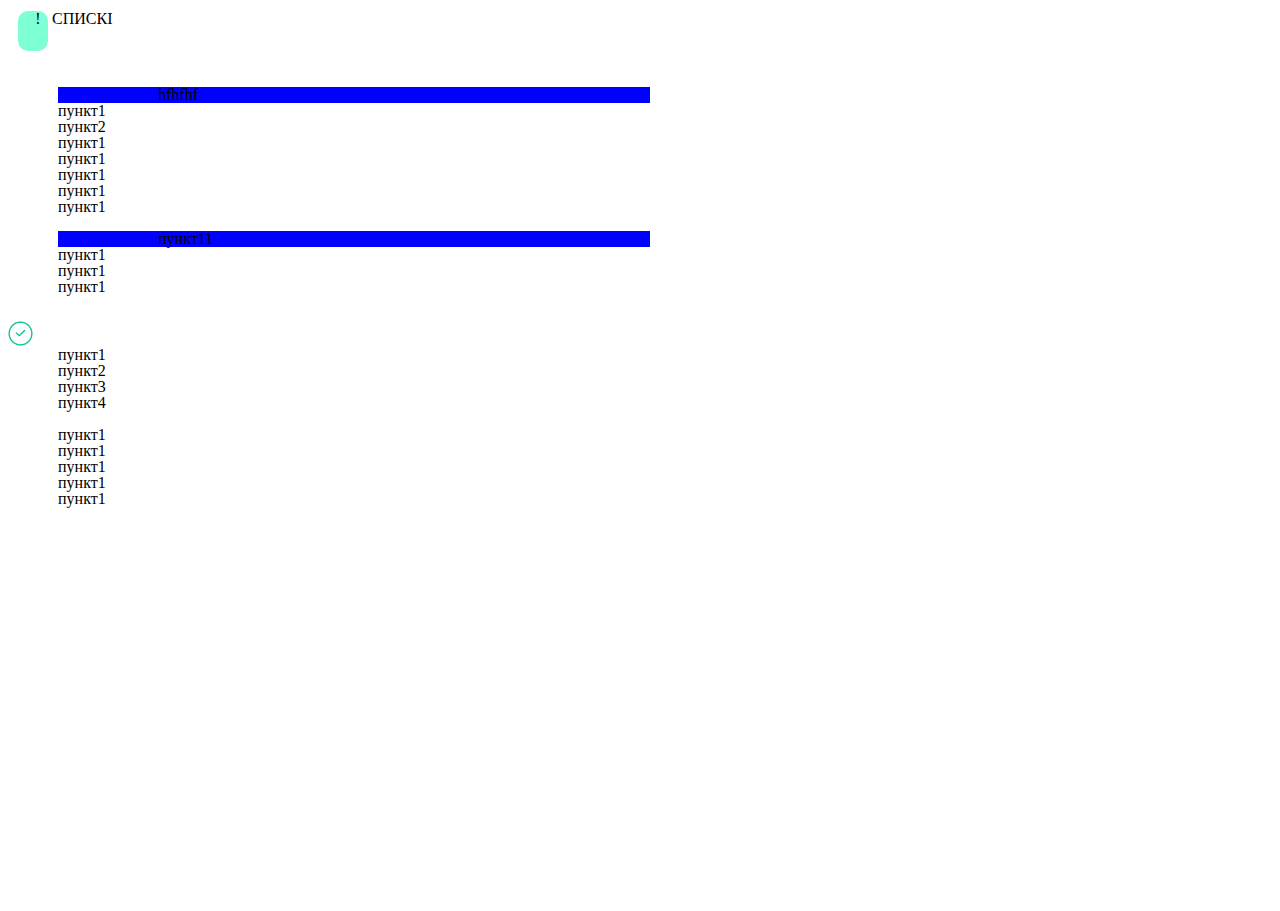
<file: lesons10/index.html>
<!DOCTYPE html>
<html lang="en">
<head>
   <meta charset="UTF-8">
   <meta http-equiv="X-UA-Compatible" content="IE=edge">
   <meta name="viewport" content="width=device-width, initial-scale=1.0">
   <link href="https://fonts.googleapis.com/css?family=Poppins:100,100italic,200,200italic,300,300italic,regular,italic,500,500italic,600,600italic,700,700italic,800,800italic,900,900italic" rel="stylesheet" />
   <title>Document</title>
   <link rel="stylesheet" href="css/style.css">
</head>
<body>
   <div class="block_conteiner">
      <h1 class="title">
         СПИСКІ
      </h1>
      <div class="block">
         <ol class="list">
            <li> hfhfhf</li>
            <li>пункт1</li>
            <li>пункт2</li>
            <li>пункт1</li>
            <li>пункт1</li>
            <li>пункт1</li>
            <li>пункт1</li>
            <li>пункт1</li>
         </ol>
         <ol class="list2">
            <li>пункт11</li>
            <li>пункт1</li>
            <li>пункт1</li>
            <li>пункт1</li>
         </ol>
      </div>
      <div class="block2">
         <ul class="punktu">
            <li>пункт1</li>
            <li>пункт2</li>
            <li>пункт3</li>
            <li>пункт4</li>
         </ul>
         <ul class="punktu2">
            <li>пункт1</li>
            <li>пункт1</li>
            <li>пункт1</li>
            <li>пункт1</li>
            <li>пункт1</li>
         </ul>
      </div>
   </div>

</body>
</html>
</file>
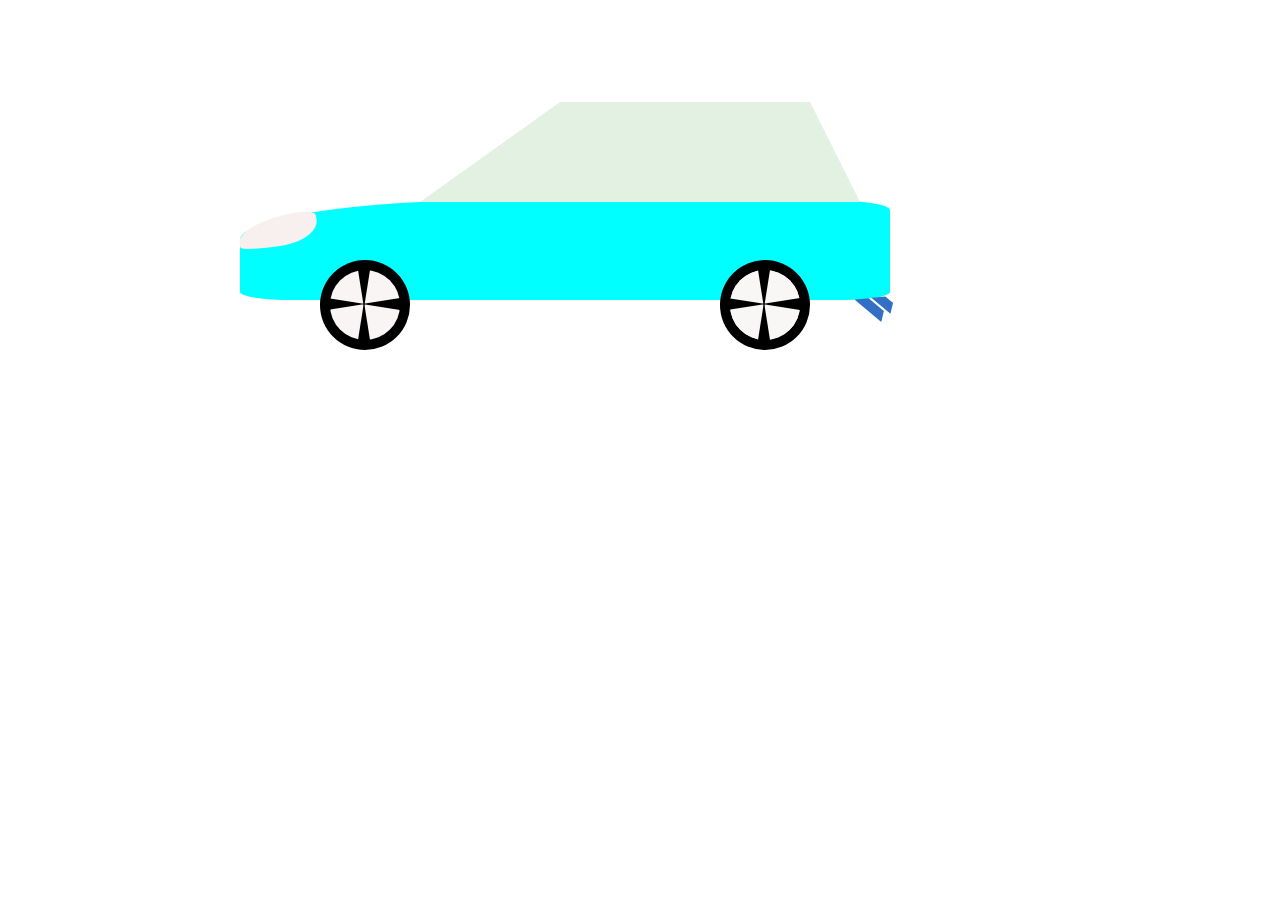
<file: lesons12/index.html>
<!DOCTYPE html>
<html lang="en">
<head>
   <meta charset="UTF-8">
   <meta http-equiv="X-UA-Compatible" content="IE=edge">
   <meta name="viewport" content="width=device-width, initial-scale=1.0">
   <link href="https://fonts.googleapis.com/css?family=Poppins:100,100italic,200,200italic,300,300italic,regular,italic,500,500italic,600,600italic,700,700italic,800,800italic,900,900italic" rel="stylesheet" />
   <title>Document</title>
   <link rel="stylesheet" href="css/style.css">
</head>
<body>
   <div class="body">
      <div class="square"></div>
      <div class="trapezoid"></div>
      <div class="circle-rite"></div>
      <div class="circle-left"></div>
      <div class="circle-inner-rite"></div>
      <div class="fara-left"></div>
      <div class="circle-inner-rite"></div>
      <div class="circle-inner-left"></div>
      <div class="triangle-left-top"></div>
      <div class="triangle-left-rite"></div>
      <div class="triangle-left-bottom"></div>
      <div class="triangle-left-left"></div>
      <div class="triangle-rite-top"></div>
      <div class="triangle-rite-rite"></div>
      <div class="triangle-rite-left"></div>
      <div class="triangle-rite-bottom"></div>
      <div class="pipe-up"></div>
      <div class="pipe-down"></div>

   </div>
</body>
</html>
</file>
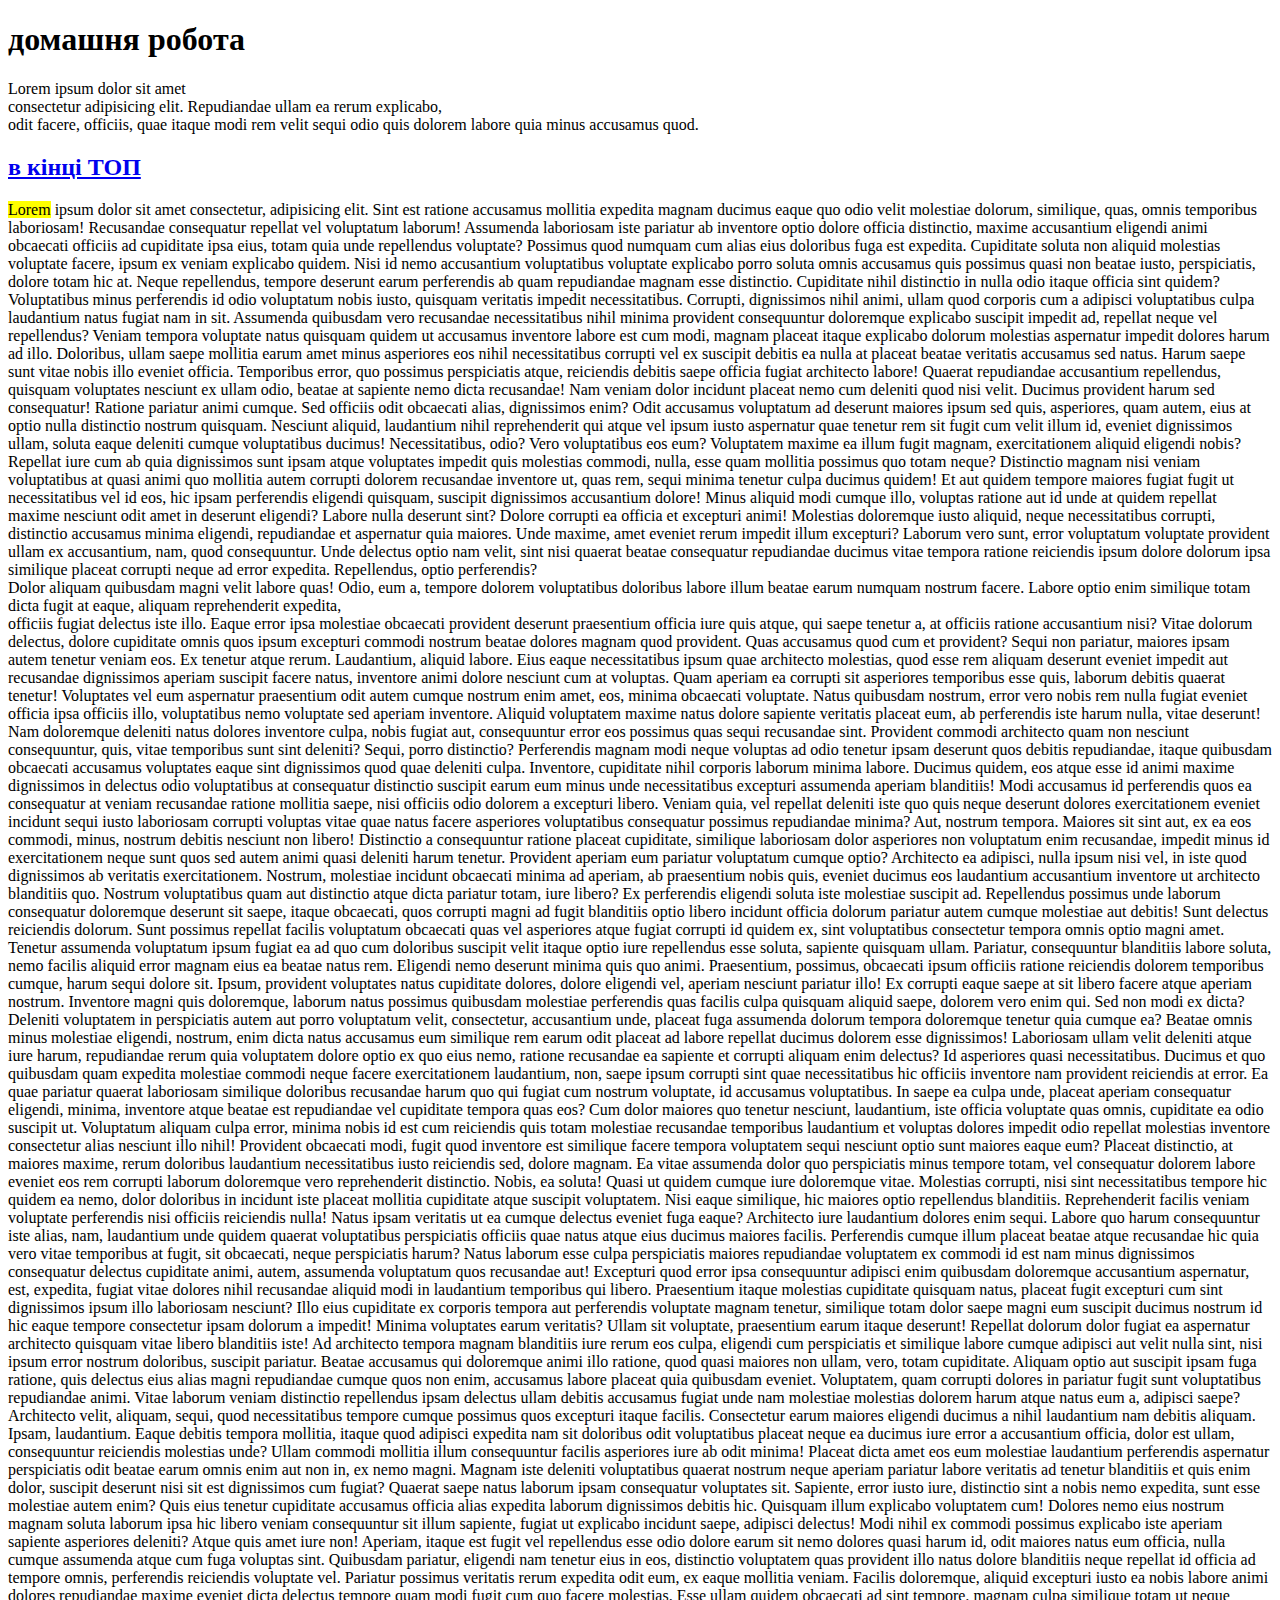
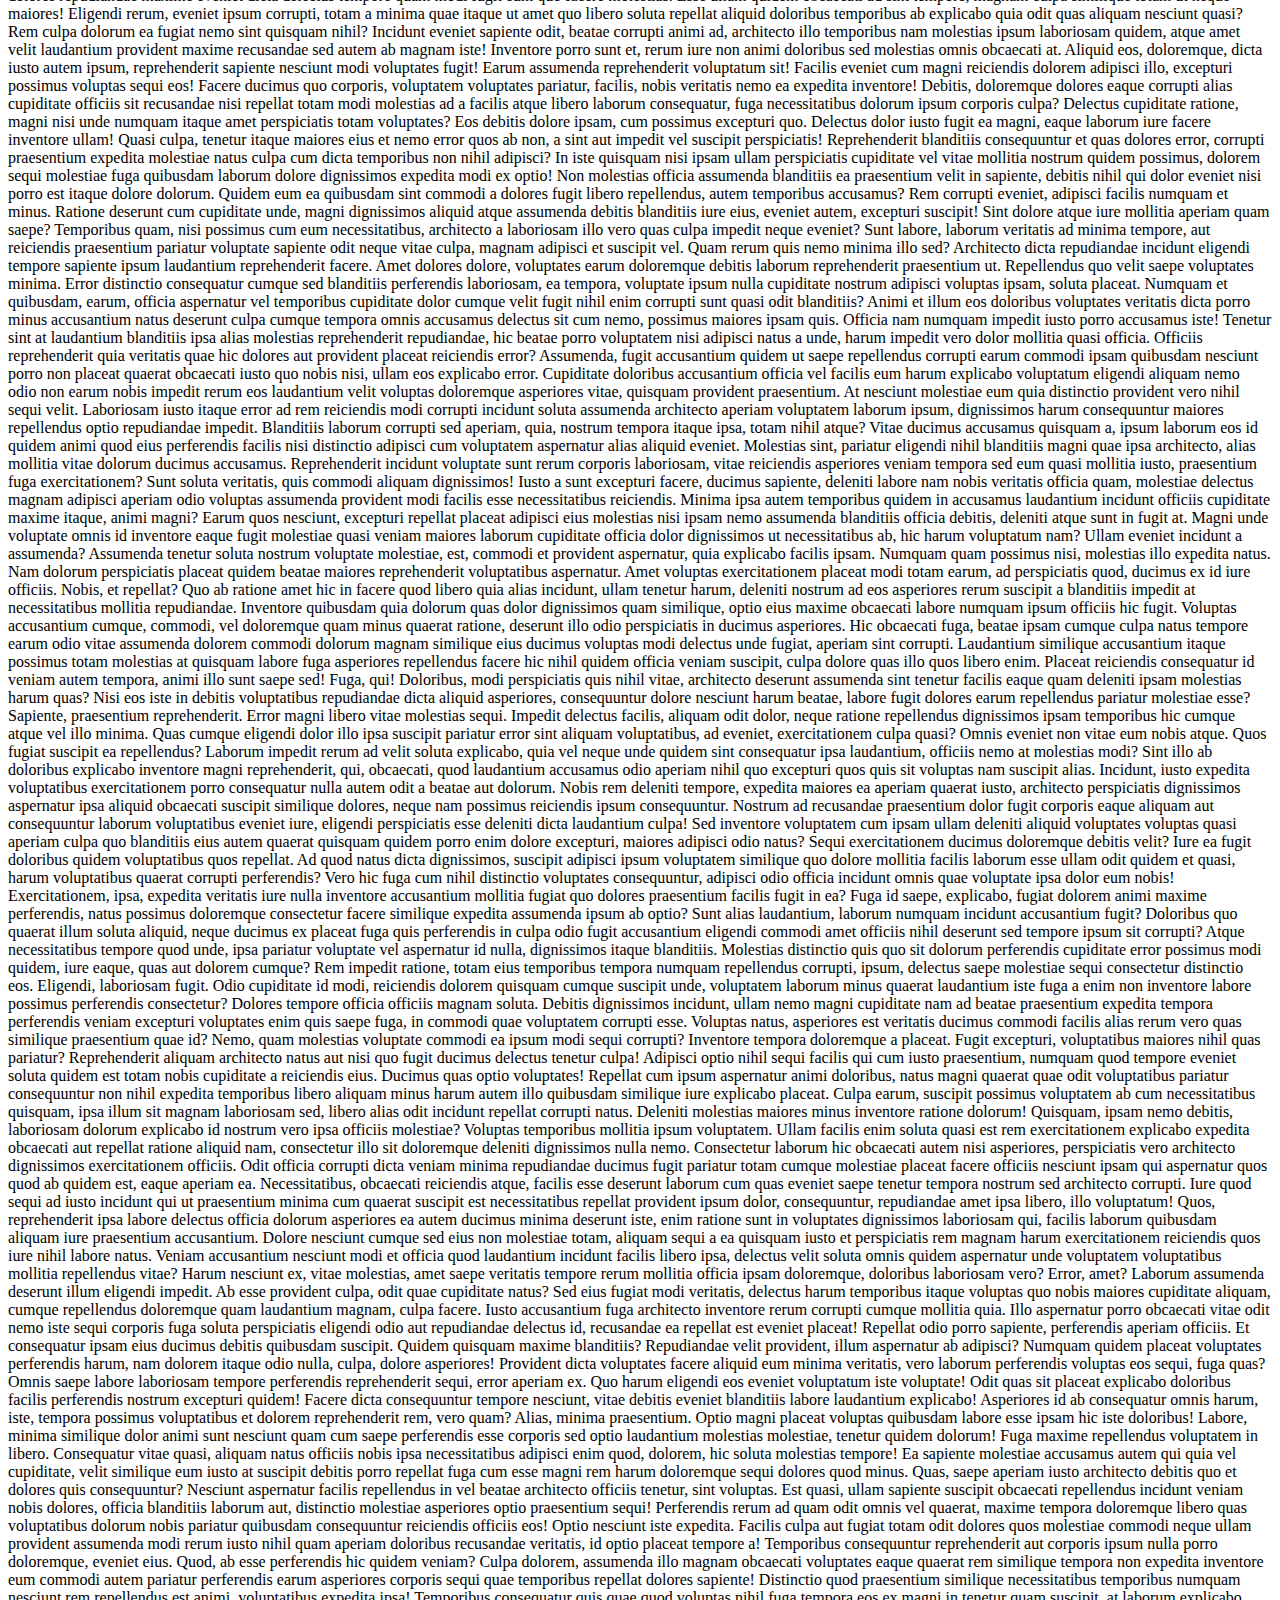
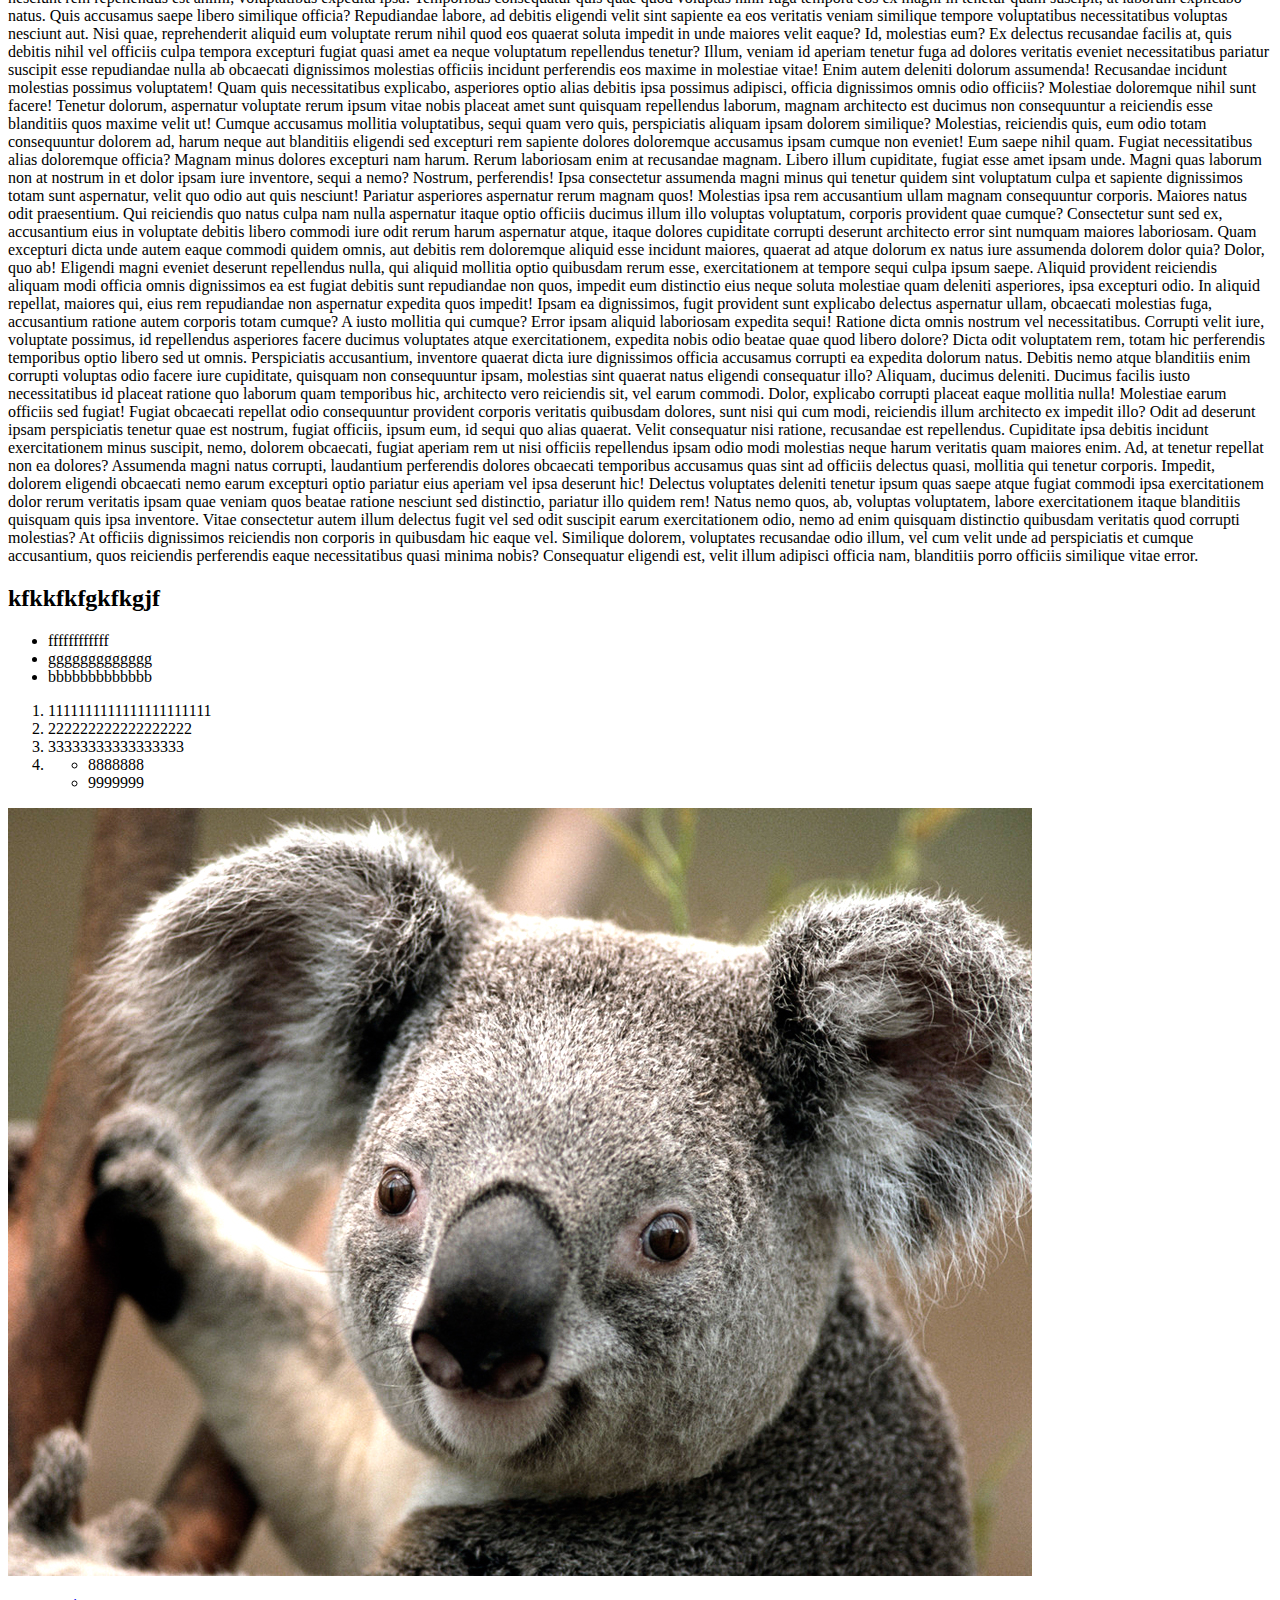
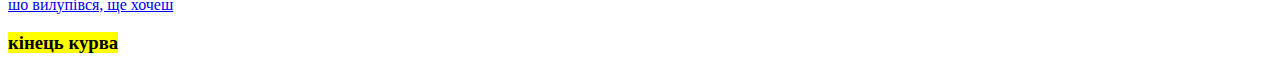
<file: lesons2/index.html>
<!DOCTYPE html>
<html lang="en">
<head>
   <meta charset="UTF-8">
   <meta name="viewport" content="width=device-width, initial-scale=1.0">
   <title>Lesson 2</title>
</head>
<body>
   <div>
<h1>домашня робота</h1>
      <p>
          Lorem ipsum dolor sit amet<br>consectetur adipisicing elit. Repudiandae ullam ea rerum explicabo, <br> odit facere, officiis, quae itaque modi rem velit sequi odio quis dolorem labore quia minus accusamus quod.       
      </p>
<p>
   <h2>
      <a href="#p-1">в кінці ТОП</a>
   </h2> 
   
</p>
      <p>
      <mark>Lorem</mark> ipsum dolor sit amet consectetur, adipisicing elit. Sint est ratione accusamus mollitia expedita magnam ducimus eaque quo odio velit molestiae dolorum, similique, quas, omnis temporibus laboriosam! Recusandae consequatur repellat vel voluptatum laborum! Assumenda laboriosam iste pariatur ab inventore optio dolore officia distinctio, maxime accusantium eligendi animi obcaecati officiis ad cupiditate ipsa eius, totam quia unde repellendus voluptate? Possimus quod numquam cum alias eius doloribus fuga est expedita. Cupiditate soluta non aliquid molestias voluptate facere, ipsum ex veniam explicabo quidem. Nisi id nemo accusantium voluptatibus voluptate explicabo porro soluta omnis accusamus quis possimus quasi non beatae iusto, perspiciatis, dolore totam hic at. Neque repellendus, tempore deserunt earum perferendis ab quam repudiandae magnam esse distinctio. Cupiditate nihil distinctio in nulla odio itaque officia sint quidem? Voluptatibus minus perferendis id odio voluptatum nobis iusto, quisquam veritatis impedit necessitatibus. Corrupti, dignissimos nihil animi, ullam quod corporis cum a adipisci voluptatibus culpa laudantium natus fugiat nam in sit. Assumenda quibusdam vero recusandae necessitatibus nihil minima provident consequuntur doloremque explicabo suscipit impedit ad, repellat neque vel repellendus? Veniam tempora voluptate natus quisquam quidem ut accusamus inventore labore est cum modi, magnam placeat itaque explicabo dolorum molestias aspernatur impedit dolores harum ad illo. Doloribus, ullam saepe mollitia earum amet minus asperiores eos nihil necessitatibus corrupti vel ex suscipit debitis ea nulla at placeat beatae veritatis accusamus sed natus. Harum saepe sunt vitae nobis illo eveniet officia. Temporibus error, quo possimus perspiciatis atque, reiciendis debitis saepe officia fugiat architecto labore! Quaerat repudiandae accusantium repellendus, quisquam voluptates nesciunt ex ullam odio, beatae at sapiente nemo dicta recusandae! Nam veniam dolor incidunt placeat nemo cum deleniti quod nisi velit. Ducimus provident harum sed consequatur! Ratione pariatur animi cumque. Sed officiis odit obcaecati alias, dignissimos enim? Odit accusamus voluptatum ad deserunt maiores ipsum sed quis, asperiores, quam autem, eius at optio nulla distinctio nostrum quisquam. Nesciunt aliquid, laudantium nihil reprehenderit qui atque vel ipsum iusto aspernatur quae tenetur rem sit fugit cum velit illum id, eveniet dignissimos ullam, soluta eaque deleniti cumque voluptatibus ducimus! Necessitatibus, odio? Vero voluptatibus eos eum? Voluptatem maxime ea illum fugit magnam, exercitationem aliquid eligendi nobis? Repellat iure cum ab quia dignissimos sunt ipsam atque voluptates impedit quis molestias commodi, nulla, esse quam mollitia possimus quo totam neque? Distinctio magnam nisi veniam voluptatibus at quasi animi quo mollitia autem corrupti dolorem recusandae inventore ut, quas rem, sequi minima tenetur culpa ducimus quidem! Et aut quidem tempore maiores fugiat fugit ut necessitatibus vel id eos, hic ipsam perferendis eligendi quisquam, suscipit dignissimos accusantium dolore! Minus aliquid modi cumque illo, voluptas ratione aut id unde at quidem repellat maxime nesciunt odit amet in deserunt eligendi? Labore nulla deserunt sint? Dolore corrupti ea officia et excepturi animi! Molestias doloremque iusto aliquid, neque necessitatibus corrupti, distinctio accusamus minima eligendi, repudiandae et aspernatur quia maiores. Unde maxime, amet eveniet rerum impedit illum excepturi? Laborum vero sunt, error voluptatum voluptate provident ullam ex accusantium, nam, quod consequuntur. Unde delectus optio nam velit, sint nisi quaerat beatae consequatur repudiandae ducimus vitae tempora ratione reiciendis ipsum dolore dolorum ipsa similique placeat corrupti neque ad error expedita. Repellendus, optio perferendis? <br> Dolor aliquam quibusdam magni velit labore quas! Odio, eum a, tempore dolorem voluptatibus doloribus labore illum beatae earum numquam nostrum facere. Labore optio enim similique totam dicta fugit at eaque, aliquam reprehenderit expedita, <br> officiis fugiat delectus iste illo. Eaque error ipsa molestiae obcaecati provident deserunt praesentium officia iure quis atque, qui saepe tenetur a, at officiis ratione accusantium nisi? Vitae dolorum delectus, dolore cupiditate omnis quos ipsum excepturi commodi nostrum beatae dolores magnam quod provident. Quas accusamus quod cum et provident? Sequi non pariatur, maiores ipsam autem tenetur veniam eos. Ex tenetur atque rerum. Laudantium, aliquid labore. Eius eaque necessitatibus ipsum quae architecto molestias, quod esse rem aliquam deserunt eveniet impedit aut recusandae dignissimos aperiam suscipit facere natus, inventore animi dolore nesciunt cum at voluptas. Quam aperiam ea corrupti sit asperiores temporibus esse quis, laborum debitis quaerat tenetur! Voluptates vel eum aspernatur praesentium odit autem cumque nostrum enim amet, eos, minima obcaecati voluptate. Natus quibusdam nostrum, error vero nobis rem nulla fugiat eveniet officia ipsa officiis illo, voluptatibus nemo voluptate sed aperiam inventore. Aliquid voluptatem maxime natus dolore sapiente veritatis placeat eum, ab perferendis iste harum nulla, vitae deserunt! Nam doloremque deleniti natus dolores inventore culpa, nobis fugiat aut, consequuntur error eos possimus quas sequi recusandae sint. Provident commodi architecto quam non nesciunt consequuntur, quis, vitae temporibus sunt sint deleniti? Sequi, porro distinctio? Perferendis magnam modi neque voluptas ad odio tenetur ipsam deserunt quos debitis repudiandae, itaque quibusdam obcaecati accusamus voluptates eaque sint dignissimos quod quae deleniti culpa. Inventore, cupiditate nihil corporis laborum minima labore. Ducimus quidem, eos atque esse id animi maxime dignissimos in delectus odio voluptatibus at consequatur distinctio suscipit earum eum minus unde necessitatibus excepturi assumenda aperiam blanditiis! Modi accusamus id perferendis quos ea consequatur at veniam recusandae ratione mollitia saepe, nisi officiis odio dolorem a excepturi libero. Veniam quia, vel repellat deleniti iste quo quis neque deserunt dolores exercitationem eveniet incidunt sequi iusto laboriosam corrupti voluptas vitae quae natus facere asperiores voluptatibus consequatur possimus repudiandae minima? Aut, nostrum tempora. Maiores sit sint aut, ex ea eos commodi, minus, nostrum debitis nesciunt non libero! Distinctio a consequuntur ratione placeat cupiditate, similique laboriosam dolor asperiores non voluptatum enim recusandae, impedit minus id exercitationem neque sunt quos sed autem animi quasi deleniti harum tenetur. Provident aperiam eum pariatur voluptatum cumque optio? Architecto ea adipisci, nulla ipsum nisi vel, in iste quod dignissimos ab veritatis exercitationem. Nostrum, molestiae incidunt obcaecati minima ad aperiam, ab praesentium nobis quis, eveniet ducimus eos laudantium accusantium inventore ut architecto blanditiis quo. Nostrum voluptatibus quam aut distinctio atque dicta pariatur totam, iure libero? Ex perferendis eligendi soluta iste molestiae suscipit ad. Repellendus possimus unde laborum consequatur doloremque deserunt sit saepe, itaque obcaecati, quos corrupti magni ad fugit blanditiis optio libero incidunt officia dolorum pariatur autem cumque molestiae aut debitis! Sunt delectus reiciendis dolorum. Sunt possimus repellat facilis voluptatum obcaecati quas vel asperiores atque fugiat corrupti id quidem ex, sint voluptatibus consectetur tempora omnis optio magni amet. Tenetur assumenda voluptatum ipsum fugiat ea ad quo cum doloribus suscipit velit itaque optio iure repellendus esse soluta, sapiente quisquam ullam. Pariatur, consequuntur blanditiis labore soluta, nemo facilis aliquid error magnam eius ea beatae natus rem. Eligendi nemo deserunt minima quis quo animi. Praesentium, possimus, obcaecati ipsum officiis ratione reiciendis dolorem temporibus cumque, harum sequi dolore sit. Ipsum, provident voluptates natus cupiditate dolores, dolore eligendi vel, aperiam nesciunt pariatur illo! Ex corrupti eaque saepe at sit libero facere atque aperiam nostrum. Inventore magni quis doloremque, laborum natus possimus quibusdam molestiae perferendis quas facilis culpa quisquam aliquid saepe, dolorem vero enim qui. Sed non modi ex dicta? Deleniti voluptatem in perspiciatis autem aut porro voluptatum velit, consectetur, accusantium unde, placeat fuga assumenda dolorum tempora doloremque tenetur quia cumque ea? Beatae omnis minus molestiae eligendi, nostrum, enim dicta natus accusamus eum similique rem earum odit placeat ad labore repellat ducimus dolorem esse dignissimos! Laboriosam ullam velit deleniti atque iure harum, repudiandae rerum quia voluptatem dolore optio ex quo eius nemo, ratione recusandae ea sapiente et corrupti aliquam enim delectus? Id asperiores quasi necessitatibus. Ducimus et quo quibusdam quam expedita molestiae commodi neque facere exercitationem laudantium, non, saepe ipsum corrupti sint quae necessitatibus hic officiis inventore nam provident reiciendis at error. Ea quae pariatur quaerat laboriosam similique doloribus recusandae harum quo qui fugiat cum nostrum voluptate, id accusamus voluptatibus. In saepe ea culpa unde, placeat aperiam consequatur eligendi, minima, inventore atque beatae est repudiandae vel cupiditate tempora quas eos? Cum dolor maiores quo tenetur nesciunt, laudantium, iste officia voluptate quas omnis, cupiditate ea odio suscipit ut. Voluptatum aliquam culpa error, minima nobis id est cum reiciendis quis totam molestiae recusandae temporibus laudantium et voluptas dolores impedit odio repellat molestias inventore consectetur alias nesciunt illo nihil! Provident obcaecati modi, fugit quod inventore est similique facere tempora voluptatem sequi nesciunt optio sunt maiores eaque eum? Placeat distinctio, at maiores maxime, rerum doloribus laudantium necessitatibus iusto reiciendis sed, dolore magnam. Ea vitae assumenda dolor quo perspiciatis minus tempore totam, vel consequatur dolorem labore eveniet eos rem corrupti laborum doloremque vero reprehenderit distinctio. Nobis, ea soluta! Quasi ut quidem cumque iure doloremque vitae. Molestias corrupti, nisi sint necessitatibus tempore hic quidem ea nemo, dolor doloribus in incidunt iste placeat mollitia cupiditate atque suscipit voluptatem. Nisi eaque similique, hic maiores optio repellendus blanditiis. Reprehenderit facilis veniam voluptate perferendis nisi officiis reiciendis nulla! Natus ipsam veritatis ut ea cumque delectus eveniet fuga eaque? Architecto iure laudantium dolores enim sequi. Labore quo harum consequuntur iste alias, nam, laudantium unde quidem quaerat voluptatibus perspiciatis officiis quae natus atque eius ducimus maiores facilis. Perferendis cumque illum placeat beatae atque recusandae hic quia vero vitae temporibus at fugit, sit obcaecati, neque perspiciatis harum? Natus laborum esse culpa perspiciatis maiores repudiandae voluptatem ex commodi id est nam minus dignissimos consequatur delectus cupiditate animi, autem, assumenda voluptatum quos recusandae aut! Excepturi quod error ipsa consequuntur adipisci enim quibusdam doloremque accusantium aspernatur, est, expedita, fugiat vitae dolores nihil recusandae aliquid modi in laudantium temporibus qui libero. Praesentium itaque molestias cupiditate quisquam natus, placeat fugit excepturi cum sint dignissimos ipsum illo laboriosam nesciunt? Illo eius cupiditate ex corporis tempora aut perferendis voluptate magnam tenetur, similique totam dolor saepe magni eum suscipit ducimus nostrum id hic eaque tempore consectetur ipsam dolorum a impedit! Minima voluptates earum veritatis? Ullam sit voluptate, praesentium earum itaque deserunt! Repellat dolorum dolor fugiat ea aspernatur architecto quisquam vitae libero blanditiis iste! Ad architecto tempora magnam blanditiis iure rerum eos culpa, eligendi cum perspiciatis et similique labore cumque adipisci aut velit nulla sint, nisi ipsum error nostrum doloribus, suscipit pariatur. Beatae accusamus qui doloremque animi illo ratione, quod quasi maiores non ullam, vero, totam cupiditate. Aliquam optio aut suscipit ipsam fuga ratione, quis delectus eius alias magni repudiandae cumque quos non enim, accusamus labore placeat quia quibusdam eveniet. Voluptatem, quam corrupti dolores in pariatur fugit sunt voluptatibus repudiandae animi. Vitae laborum veniam distinctio repellendus ipsam delectus ullam debitis accusamus fugiat unde nam molestiae molestias dolorem harum atque natus eum a, adipisci saepe? Architecto velit, aliquam, sequi, quod necessitatibus tempore cumque possimus quos excepturi itaque facilis. Consectetur earum maiores eligendi ducimus a nihil laudantium nam debitis aliquam. Ipsam, laudantium. Eaque debitis tempora mollitia, itaque quod adipisci expedita nam sit doloribus odit voluptatibus placeat neque ea ducimus iure error a accusantium officia, dolor est ullam, consequuntur reiciendis molestias unde? Ullam commodi mollitia illum consequuntur facilis asperiores iure ab odit minima! Placeat dicta amet eos eum molestiae laudantium perferendis aspernatur perspiciatis odit beatae earum omnis enim aut non in, ex nemo magni. Magnam iste deleniti voluptatibus quaerat nostrum neque aperiam pariatur labore veritatis ad tenetur blanditiis et quis enim dolor, suscipit deserunt nisi sit est dignissimos cum fugiat? Quaerat saepe natus laborum ipsam consequatur voluptates sit. Sapiente, error iusto iure, distinctio sint a nobis nemo expedita, sunt esse molestiae autem enim? Quis eius tenetur cupiditate accusamus officia alias expedita laborum dignissimos debitis hic. Quisquam illum explicabo voluptatem cum! Dolores nemo eius nostrum magnam soluta laborum ipsa hic libero veniam consequuntur sit illum sapiente, fugiat ut explicabo incidunt saepe, adipisci delectus! Modi nihil ex commodi possimus explicabo iste aperiam sapiente asperiores deleniti? Atque quis amet iure non! Aperiam, itaque est fugit vel repellendus esse odio dolore earum sit nemo dolores quasi harum id, odit maiores natus eum officia, nulla cumque assumenda atque cum fuga voluptas sint. Quibusdam pariatur, eligendi nam tenetur eius in eos, distinctio voluptatem quas provident illo natus dolore blanditiis neque repellat id officia ad tempore omnis, perferendis reiciendis voluptate vel. Pariatur possimus veritatis rerum expedita odit eum, ex eaque mollitia veniam. Facilis doloremque, aliquid excepturi iusto ea nobis labore animi dolores repudiandae maxime eveniet dicta delectus tempore quam modi fugit cum quo facere molestias. Esse ullam quidem obcaecati ad sint tempore, magnam culpa similique totam ut neque maiores! Eligendi rerum, eveniet ipsum corrupti, totam a minima quae itaque ut amet quo libero soluta repellat aliquid doloribus temporibus ab explicabo quia odit quas aliquam nesciunt quasi? Rem culpa dolorum ea fugiat nemo sint quisquam nihil? Incidunt eveniet sapiente odit, beatae corrupti animi ad, architecto illo temporibus nam molestias ipsum laboriosam quidem, atque amet velit laudantium provident maxime recusandae sed autem ab magnam iste! Inventore porro sunt et, rerum iure non animi doloribus sed molestias omnis obcaecati at. Aliquid eos, doloremque, dicta iusto autem ipsum, reprehenderit sapiente nesciunt modi voluptates fugit! Earum assumenda reprehenderit voluptatum sit! Facilis eveniet cum magni reiciendis dolorem adipisci illo, excepturi possimus voluptas sequi eos! Facere ducimus quo corporis, voluptatem voluptates pariatur, facilis, nobis veritatis nemo ea expedita inventore! Debitis, doloremque dolores eaque corrupti alias cupiditate officiis sit recusandae nisi repellat totam modi molestias ad a facilis atque libero laborum consequatur, fuga necessitatibus dolorum ipsum corporis culpa? Delectus cupiditate ratione, magni nisi unde numquam itaque amet perspiciatis totam voluptates? Eos debitis dolore ipsam, cum possimus excepturi quo. Delectus dolor iusto fugit ea magni, eaque laborum iure facere inventore ullam! Quasi culpa, tenetur itaque maiores eius et nemo error quos ab non, a sint aut impedit vel suscipit perspiciatis! Reprehenderit blanditiis consequuntur et quas dolores error, corrupti praesentium expedita molestiae natus culpa cum dicta temporibus non nihil adipisci? In iste quisquam nisi ipsam ullam perspiciatis cupiditate vel vitae mollitia nostrum quidem possimus, dolorem sequi molestiae fuga quibusdam laborum dolore dignissimos expedita modi ex optio! Non molestias officia assumenda blanditiis ea praesentium velit in sapiente, debitis nihil qui dolor eveniet nisi porro est itaque dolore dolorum. Quidem eum ea quibusdam sint commodi a dolores fugit libero repellendus, autem temporibus accusamus? Rem corrupti eveniet, adipisci facilis numquam et minus. Ratione deserunt cum cupiditate unde, magni dignissimos aliquid atque assumenda debitis blanditiis iure eius, eveniet autem, excepturi suscipit! Sint dolore atque iure mollitia aperiam quam saepe? Temporibus quam, nisi possimus cum eum necessitatibus, architecto a laboriosam illo vero quas culpa impedit neque eveniet? Sunt labore, laborum veritatis ad minima tempore, aut reiciendis praesentium pariatur voluptate sapiente odit neque vitae culpa, magnam adipisci et suscipit vel. Quam rerum quis nemo minima illo sed? Architecto dicta repudiandae incidunt eligendi tempore sapiente ipsum laudantium reprehenderit facere. Amet dolores dolore, voluptates earum doloremque debitis laborum reprehenderit praesentium ut. Repellendus quo velit saepe voluptates minima. Error distinctio consequatur cumque sed blanditiis perferendis laboriosam, ea tempora, voluptate ipsum nulla cupiditate nostrum adipisci voluptas ipsam, soluta placeat. Numquam et quibusdam, earum, officia aspernatur vel temporibus cupiditate dolor cumque velit fugit nihil enim corrupti sunt quasi odit blanditiis? Animi et illum eos doloribus voluptates veritatis dicta porro minus accusantium natus deserunt culpa cumque tempora omnis accusamus delectus sit cum nemo, possimus maiores ipsam quis. Officia nam numquam impedit iusto porro accusamus iste! Tenetur sint at laudantium blanditiis ipsa alias molestias reprehenderit repudiandae, hic beatae porro voluptatem nisi adipisci natus a unde, harum impedit vero dolor mollitia quasi officia. Officiis reprehenderit quia veritatis quae hic dolores aut provident placeat reiciendis error? Assumenda, fugit accusantium quidem ut saepe repellendus corrupti earum commodi ipsam quibusdam nesciunt porro non placeat quaerat obcaecati iusto quo nobis nisi, ullam eos explicabo error. Cupiditate doloribus accusantium officia vel facilis eum harum explicabo voluptatum eligendi aliquam nemo odio non earum nobis impedit rerum eos laudantium velit voluptas doloremque asperiores vitae, quisquam provident praesentium. At nesciunt molestiae eum quia distinctio provident vero nihil sequi velit. Laboriosam iusto itaque error ad rem reiciendis modi corrupti incidunt soluta assumenda architecto aperiam voluptatem laborum ipsum, dignissimos harum consequuntur maiores repellendus optio repudiandae impedit. Blanditiis laborum corrupti sed aperiam, quia, nostrum tempora itaque ipsa, totam nihil atque? Vitae ducimus accusamus quisquam a, ipsum laborum eos id quidem animi quod eius perferendis facilis nisi distinctio adipisci cum voluptatem aspernatur alias aliquid eveniet. Molestias sint, pariatur eligendi nihil blanditiis magni quae ipsa architecto, alias mollitia vitae dolorum ducimus accusamus. Reprehenderit incidunt voluptate sunt rerum corporis laboriosam, vitae reiciendis asperiores veniam tempora sed eum quasi mollitia iusto, praesentium fuga exercitationem? Sunt soluta veritatis, quis commodi aliquam dignissimos! Iusto a sunt excepturi facere, ducimus sapiente, deleniti labore nam nobis veritatis officia quam, molestiae delectus magnam adipisci aperiam odio voluptas assumenda provident modi facilis esse necessitatibus reiciendis. Minima ipsa autem temporibus quidem in accusamus laudantium incidunt officiis cupiditate maxime itaque, animi magni? Earum quos nesciunt, excepturi repellat placeat adipisci eius molestias nisi ipsam nemo assumenda blanditiis officia debitis, deleniti atque sunt in fugit at. Magni unde voluptate omnis id inventore eaque fugit molestiae quasi veniam maiores laborum cupiditate officia dolor dignissimos ut necessitatibus ab, hic harum voluptatum nam? Ullam eveniet incidunt a assumenda? Assumenda tenetur soluta nostrum voluptate molestiae, est, commodi et provident aspernatur, quia explicabo facilis ipsam. Numquam quam possimus nisi, molestias illo expedita natus. Nam dolorum perspiciatis placeat quidem beatae maiores reprehenderit voluptatibus aspernatur. Amet voluptas exercitationem placeat modi totam earum, ad perspiciatis quod, ducimus ex id iure officiis. Nobis, et repellat? Quo ab ratione amet hic in facere quod libero quia alias incidunt, ullam tenetur harum, deleniti nostrum ad eos asperiores rerum suscipit a blanditiis impedit at necessitatibus mollitia repudiandae. Inventore quibusdam quia dolorum quas dolor dignissimos quam similique, optio eius maxime obcaecati labore numquam ipsum officiis hic fugit. Voluptas accusantium cumque, commodi, vel doloremque quam minus quaerat ratione, deserunt illo odio perspiciatis in ducimus asperiores. Hic obcaecati fuga, beatae ipsam cumque culpa natus tempore earum odio vitae assumenda dolorem commodi dolorum magnam similique eius ducimus voluptas modi delectus unde fugiat, aperiam sint corrupti. Laudantium similique accusantium itaque possimus totam molestias at quisquam labore fuga asperiores repellendus facere hic nihil quidem officia veniam suscipit, culpa dolore quas illo quos libero enim. Placeat reiciendis consequatur id veniam autem tempora, animi illo sunt saepe sed! Fuga, qui! Doloribus, modi perspiciatis quis nihil vitae, architecto deserunt assumenda sint tenetur facilis eaque quam deleniti ipsam molestias harum quas? Nisi eos iste in debitis voluptatibus repudiandae dicta aliquid asperiores, consequuntur dolore nesciunt harum beatae, labore fugit dolores earum repellendus pariatur molestiae esse? Sapiente, praesentium reprehenderit. Error magni libero vitae molestias sequi. Impedit delectus facilis, aliquam odit dolor, neque ratione repellendus dignissimos ipsam temporibus hic cumque atque vel illo minima. Quas cumque eligendi dolor illo ipsa suscipit pariatur error sint aliquam voluptatibus, ad eveniet, exercitationem culpa quasi? Omnis eveniet non vitae eum nobis atque. Quos fugiat suscipit ea repellendus? Laborum impedit rerum ad velit soluta explicabo, quia vel neque unde quidem sint consequatur ipsa laudantium, officiis nemo at molestias modi? Sint illo ab doloribus explicabo inventore magni reprehenderit, qui, obcaecati, quod laudantium accusamus odio aperiam nihil quo excepturi quos quis sit voluptas nam suscipit alias. Incidunt, iusto expedita voluptatibus exercitationem porro consequatur nulla autem odit a beatae aut dolorum. Nobis rem deleniti tempore, expedita maiores ea aperiam quaerat iusto, architecto perspiciatis dignissimos aspernatur ipsa aliquid obcaecati suscipit similique dolores, neque nam possimus reiciendis ipsum consequuntur. Nostrum ad recusandae praesentium dolor fugit corporis eaque aliquam aut consequuntur laborum voluptatibus eveniet iure, eligendi perspiciatis esse deleniti dicta laudantium culpa! Sed inventore voluptatem cum ipsam ullam deleniti aliquid voluptates voluptas quasi aperiam culpa quo blanditiis eius autem quaerat quisquam quidem porro enim dolore excepturi, maiores adipisci odio natus? Sequi exercitationem ducimus doloremque debitis velit? Iure ea fugit doloribus quidem voluptatibus quos repellat. Ad quod natus dicta dignissimos, suscipit adipisci ipsum voluptatem similique quo dolore mollitia facilis laborum esse ullam odit quidem et quasi, harum voluptatibus quaerat corrupti perferendis? Vero hic fuga cum nihil distinctio voluptates consequuntur, adipisci odio officia incidunt omnis quae voluptate ipsa dolor eum nobis! Exercitationem, ipsa, expedita veritatis iure nulla inventore accusantium mollitia fugiat quo dolores praesentium facilis fugit in ea? Fuga id saepe, explicabo, fugiat dolorem animi maxime perferendis, natus possimus doloremque consectetur facere similique expedita assumenda ipsum ab optio? Sunt alias laudantium, laborum numquam incidunt accusantium fugit? Doloribus quo quaerat illum soluta aliquid, neque ducimus ex placeat fuga quis perferendis in culpa odio fugit accusantium eligendi commodi amet officiis nihil deserunt sed tempore ipsum sit corrupti? Atque necessitatibus tempore quod unde, ipsa pariatur voluptate vel aspernatur id nulla, dignissimos itaque blanditiis. Molestias distinctio quis quo sit dolorum perferendis cupiditate error possimus modi quidem, iure eaque, quas aut dolorem cumque? Rem impedit ratione, totam eius temporibus tempora numquam repellendus corrupti, ipsum, delectus saepe molestiae sequi consectetur distinctio eos. Eligendi, laboriosam fugit. Odio cupiditate id modi, reiciendis dolorem quisquam cumque suscipit unde, voluptatem laborum minus quaerat laudantium iste fuga a enim non inventore labore possimus perferendis consectetur? Dolores tempore officia officiis magnam soluta. Debitis dignissimos incidunt, ullam nemo magni cupiditate nam ad beatae praesentium expedita tempora perferendis veniam excepturi voluptates enim quis saepe fuga, in commodi quae voluptatem corrupti esse. Voluptas natus, asperiores est veritatis ducimus commodi facilis alias rerum vero quas similique praesentium quae id? Nemo, quam molestias voluptate commodi ea ipsum modi sequi corrupti? Inventore tempora doloremque a placeat. Fugit excepturi, voluptatibus maiores nihil quas pariatur? Reprehenderit aliquam architecto natus aut nisi quo fugit ducimus delectus tenetur culpa! Adipisci optio nihil sequi facilis qui cum iusto praesentium, numquam quod tempore eveniet soluta quidem est totam nobis cupiditate a reiciendis eius. Ducimus quas optio voluptates! Repellat cum ipsum aspernatur animi doloribus, natus magni quaerat quae odit voluptatibus pariatur consequuntur non nihil expedita temporibus libero aliquam minus harum autem illo quibusdam similique iure explicabo placeat. Culpa earum, suscipit possimus voluptatem ab cum necessitatibus quisquam, ipsa illum sit magnam laboriosam sed, libero alias odit incidunt repellat corrupti natus. Deleniti molestias maiores minus inventore ratione dolorum! Quisquam, ipsam nemo debitis, laboriosam dolorum explicabo id nostrum vero ipsa officiis molestiae? Voluptas temporibus mollitia ipsum voluptatem. Ullam facilis enim soluta quasi est rem exercitationem explicabo expedita obcaecati aut repellat ratione aliquid nam, consectetur illo sit doloremque deleniti dignissimos nulla nemo. Consectetur laborum hic obcaecati autem nisi asperiores, perspiciatis vero architecto dignissimos exercitationem officiis. Odit officia corrupti dicta veniam minima repudiandae ducimus fugit pariatur totam cumque molestiae placeat facere officiis nesciunt ipsam qui aspernatur quos quod ab quidem est, eaque aperiam ea. Necessitatibus, obcaecati reiciendis atque, facilis esse deserunt laborum cum quas eveniet saepe tenetur tempora nostrum sed architecto corrupti. Iure quod sequi ad iusto incidunt qui ut praesentium minima cum quaerat suscipit est necessitatibus repellat provident ipsum dolor, consequuntur, repudiandae amet ipsa libero, illo voluptatum! Quos, reprehenderit ipsa labore delectus officia dolorum asperiores ea autem ducimus minima deserunt iste, enim ratione sunt in voluptates dignissimos laboriosam qui, facilis laborum quibusdam aliquam iure praesentium accusantium. Dolore nesciunt cumque sed eius non molestiae totam, aliquam sequi a ea quisquam iusto et perspiciatis rem magnam harum exercitationem reiciendis quos iure nihil labore natus. Veniam accusantium nesciunt modi et officia quod laudantium incidunt facilis libero ipsa, delectus velit soluta omnis quidem aspernatur unde voluptatem voluptatibus mollitia repellendus vitae? Harum nesciunt ex, vitae molestias, amet saepe veritatis tempore rerum mollitia officia ipsam doloremque, doloribus laboriosam vero? Error, amet? Laborum assumenda deserunt illum eligendi impedit. Ab esse provident culpa, odit quae cupiditate natus? Sed eius fugiat modi veritatis, delectus harum temporibus itaque voluptas quo nobis maiores cupiditate aliquam, cumque repellendus doloremque quam laudantium magnam, culpa facere. Iusto accusantium fuga architecto inventore rerum corrupti cumque mollitia quia. Illo aspernatur porro obcaecati vitae odit nemo iste sequi corporis fuga soluta perspiciatis eligendi odio aut repudiandae delectus id, recusandae ea repellat est eveniet placeat! Repellat odio porro sapiente, perferendis aperiam officiis. Et consequatur ipsam eius ducimus debitis quibusdam suscipit. Quidem quisquam maxime blanditiis? Repudiandae velit provident, illum aspernatur ab adipisci? Numquam quidem placeat voluptates perferendis harum, nam dolorem itaque odio nulla, culpa, dolore asperiores! Provident dicta voluptates facere aliquid eum minima veritatis, vero laborum perferendis voluptas eos sequi, fuga quas? Omnis saepe labore laboriosam tempore perferendis reprehenderit sequi, error aperiam ex. Quo harum eligendi eos eveniet voluptatum iste voluptate! Odit quas sit placeat explicabo doloribus facilis perferendis nostrum excepturi quidem! Facere dicta consequuntur tempore nesciunt, vitae debitis eveniet blanditiis labore laudantium explicabo! Asperiores id ab consequatur omnis harum, iste, tempora possimus voluptatibus et dolorem reprehenderit rem, vero quam? Alias, minima praesentium. Optio magni placeat voluptas quibusdam labore esse ipsam hic iste doloribus! Labore, minima similique dolor animi sunt nesciunt quam cum saepe perferendis esse corporis sed optio laudantium molestias molestiae, tenetur quidem dolorum! Fuga maxime repellendus voluptatem in libero. Consequatur vitae quasi, aliquam natus officiis nobis ipsa necessitatibus adipisci enim quod, dolorem, hic soluta molestias tempore! Ea sapiente molestiae accusamus autem qui quia vel cupiditate, velit similique eum iusto at suscipit debitis porro repellat fuga cum esse magni rem harum doloremque sequi dolores quod minus. Quas, saepe aperiam iusto architecto debitis quo et dolores quis consequuntur? Nesciunt aspernatur facilis repellendus in vel beatae architecto officiis tenetur, sint voluptas. Est quasi, ullam sapiente suscipit obcaecati repellendus incidunt veniam nobis dolores, officia blanditiis laborum aut, distinctio molestiae asperiores optio praesentium sequi! Perferendis rerum ad quam odit omnis vel quaerat, maxime tempora doloremque libero quas voluptatibus dolorum nobis pariatur quibusdam consequuntur reiciendis officiis eos! Optio nesciunt iste expedita. Facilis culpa aut fugiat totam odit dolores quos molestiae commodi neque ullam provident assumenda modi rerum iusto nihil quam aperiam doloribus recusandae veritatis, id optio placeat tempore a! Temporibus consequuntur reprehenderit aut corporis ipsum nulla porro doloremque, eveniet eius. Quod, ab esse perferendis hic quidem veniam? Culpa dolorem, assumenda illo magnam obcaecati voluptates eaque quaerat rem similique tempora non expedita inventore eum commodi autem pariatur perferendis earum asperiores corporis sequi quae temporibus repellat dolores sapiente! Distinctio quod praesentium similique necessitatibus temporibus numquam nesciunt rem repellendus est animi, voluptatibus expedita ipsa! Temporibus consequatur quis quae quod voluptas nihil fuga tempora eos ex magni in tenetur quam suscipit, at laborum explicabo natus. Quis accusamus saepe libero similique officia? Repudiandae labore, ad debitis eligendi velit sint sapiente ea eos veritatis veniam similique tempore voluptatibus necessitatibus voluptas nesciunt aut. Nisi quae, reprehenderit aliquid eum voluptate rerum nihil quod eos quaerat soluta impedit in unde maiores velit eaque? Id, molestias eum? Ex delectus recusandae facilis at, quis debitis nihil vel officiis culpa tempora excepturi fugiat quasi amet ea neque voluptatum repellendus tenetur? Illum, veniam id aperiam tenetur fuga ad dolores veritatis eveniet necessitatibus pariatur suscipit esse repudiandae nulla ab obcaecati dignissimos molestias officiis incidunt perferendis eos maxime in molestiae vitae! Enim autem deleniti dolorum assumenda! Recusandae incidunt molestias possimus voluptatem! Quam quis necessitatibus explicabo, asperiores optio alias debitis ipsa possimus adipisci, officia dignissimos omnis odio officiis? Molestiae doloremque nihil sunt facere! Tenetur dolorum, aspernatur voluptate rerum ipsum vitae nobis placeat amet sunt quisquam repellendus laborum, magnam architecto est ducimus non consequuntur a reiciendis esse blanditiis quos maxime velit ut! Cumque accusamus mollitia voluptatibus, sequi quam vero quis, perspiciatis aliquam ipsam dolorem similique? Molestias, reiciendis quis, eum odio totam consequuntur dolorem ad, harum neque aut blanditiis eligendi sed excepturi rem sapiente dolores doloremque accusamus ipsam cumque non eveniet! Eum saepe nihil quam. Fugiat necessitatibus alias doloremque officia? Magnam minus dolores excepturi nam harum. Rerum laboriosam enim at recusandae magnam. Libero illum cupiditate, fugiat esse amet ipsam unde. Magni quas laborum non at nostrum in et dolor ipsam iure inventore, sequi a nemo? Nostrum, perferendis! Ipsa consectetur assumenda magni minus qui tenetur quidem sint voluptatum culpa et sapiente dignissimos totam sunt aspernatur, velit quo odio aut quis nesciunt! Pariatur asperiores aspernatur rerum magnam quos! Molestias ipsa rem accusantium ullam magnam consequuntur corporis. Maiores natus odit praesentium. Qui reiciendis quo natus culpa nam nulla aspernatur itaque optio officiis ducimus illum illo voluptas voluptatum, corporis provident quae cumque? Consectetur sunt sed ex, accusantium eius in voluptate debitis libero commodi iure odit rerum harum aspernatur atque, itaque dolores cupiditate corrupti deserunt architecto error sint numquam maiores laboriosam. Quam excepturi dicta unde autem eaque commodi quidem omnis, aut debitis rem doloremque aliquid esse incidunt maiores, quaerat ad atque dolorum ex natus iure assumenda dolorem dolor quia? Dolor, quo ab! Eligendi magni eveniet deserunt repellendus nulla, qui aliquid mollitia optio quibusdam rerum esse, exercitationem at tempore sequi culpa ipsum saepe. Aliquid provident reiciendis aliquam modi officia omnis dignissimos ea est fugiat debitis sunt repudiandae non quos, impedit eum distinctio eius neque soluta molestiae quam deleniti asperiores, ipsa excepturi odio. In aliquid repellat, maiores qui, eius rem repudiandae non aspernatur expedita quos impedit! Ipsam ea dignissimos, fugit provident sunt explicabo delectus aspernatur ullam, obcaecati molestias fuga, accusantium ratione autem corporis totam cumque? A iusto mollitia qui cumque? Error ipsam aliquid laboriosam expedita sequi! Ratione dicta omnis nostrum vel necessitatibus. Corrupti velit iure, voluptate possimus, id repellendus asperiores facere ducimus voluptates atque exercitationem, expedita nobis odio beatae quae quod libero dolore? Dicta odit voluptatem rem, totam hic perferendis temporibus optio libero sed ut omnis. Perspiciatis accusantium, inventore quaerat dicta iure dignissimos officia accusamus corrupti ea expedita dolorum natus. Debitis nemo atque blanditiis enim corrupti voluptas odio facere iure cupiditate, quisquam non consequuntur ipsam, molestias sint quaerat natus eligendi consequatur illo? Aliquam, ducimus deleniti. Ducimus facilis iusto necessitatibus id placeat ratione quo laborum quam temporibus hic, architecto vero reiciendis sit, vel earum commodi. Dolor, explicabo corrupti placeat eaque mollitia nulla! Molestiae earum officiis sed fugiat! Fugiat obcaecati repellat odio consequuntur provident corporis veritatis quibusdam dolores, sunt nisi qui cum modi, reiciendis illum architecto ex impedit illo? Odit ad deserunt ipsam perspiciatis tenetur quae est nostrum, fugiat officiis, ipsum eum, id sequi quo alias quaerat. Velit consequatur nisi ratione, recusandae est repellendus. Cupiditate ipsa debitis incidunt exercitationem minus suscipit, nemo, dolorem obcaecati, fugiat aperiam rem ut nisi officiis repellendus ipsam odio modi molestias neque harum veritatis quam maiores enim. Ad, at tenetur repellat non ea dolores? Assumenda magni natus corrupti, laudantium perferendis dolores obcaecati temporibus accusamus quas sint ad officiis delectus quasi, mollitia qui tenetur corporis. Impedit, dolorem eligendi obcaecati nemo earum excepturi optio pariatur eius aperiam vel ipsa deserunt hic! Delectus voluptates deleniti tenetur ipsum quas saepe atque fugiat commodi ipsa exercitationem dolor rerum veritatis ipsam quae veniam quos beatae ratione nesciunt sed distinctio, pariatur illo quidem rem! Natus nemo quos, ab, voluptas voluptatem, labore exercitationem itaque blanditiis quisquam quis ipsa inventore. Vitae consectetur autem illum delectus fugit vel sed odit suscipit earum exercitationem odio, nemo ad enim quisquam distinctio quibusdam veritatis quod corrupti molestias? At officiis dignissimos reiciendis non corporis in quibusdam hic eaque vel. Similique dolorem, voluptates recusandae odio illum, vel cum velit unde ad perspiciatis et cumque accusantium, quos reiciendis perferendis eaque necessitatibus quasi minima nobis? Consequatur eligendi est, velit illum adipisci officia nam, blanditiis porro officiis similique vitae error.
      </p>

   </div>
<div>
<h2>kfkkfkfgkfkgjf</h2>
<uL>
<li>ffffffffffff</li>
<li>ggggggggggggg</li>
<li>bbbbbbbbbbbbb</li>
</uL>
<ol>
<li>1111111111111111111111</li>
<li>222222222222222222</li>
<li>33333333333333333</li>
<li>
<ul>
<li>8888888</li>
<li>9999999</li>
</ul>
</li>
</ol>
</div>
<img src="img/Koala.jpg" alt="ОЙ">
<div>
<p>
   <a target="_blank" href="http://google.com">шо вилупівся, ще хочеш</a>
</p>
</div>
   <h3>
      <p id="p-1">
         <mark> кінець курва </mark>
      </p> 
   </h3>







   
</body>
</html>
</file>
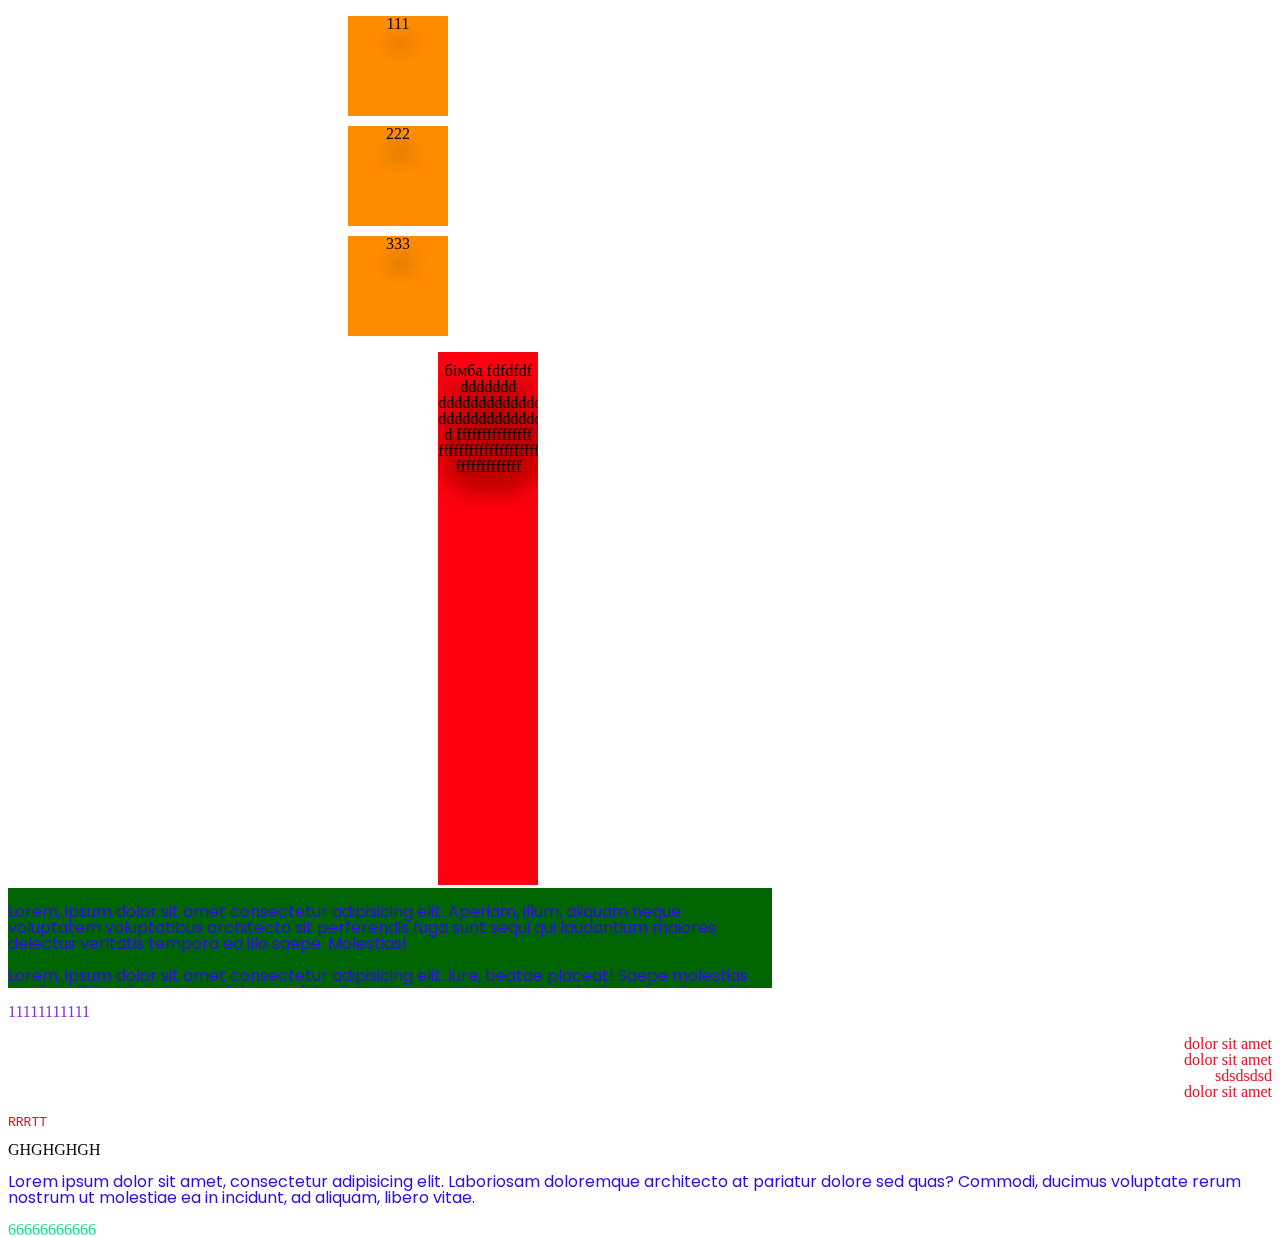
<file: lesons3/index.html>
<!DOCTYPE html>
<html lang="en">
<head>
   <meta charset="UTF-8">
   <meta http-equiv="X-UA-Compatible" content="IE=edge">
   <meta name="viewport" content="width=device-width, initial-scale=1.0">
   <link href="https://fonts.googleapis.com/css?family=Poppins:100,100italic,200,200italic,300,300italic,regular,italic,500,500italic,600,600italic,700,700italic,800,800italic,900,900italic" rel="stylesheet" />
   <title>Document</title>
   <link rel="stylesheet" href="css/style.css">
</head>
<body>
   <div class="block15">
      <ul class="inline">
         <li class="block14">111</li> 
         <li class="block14">222</li>
         <li class="block14">333</li>
      </ul>

   </div>
   <div class="block">
      <h1 class="inline">бімба fdfdfdf ddddddd <br> dddddddddddddddddddddddddd <br> dddddddddddddddddddddd<br>d fffffffffffffff<br>ffffffffffffffffffffffff<br>fffffffffffff </h1>
   </div>
   <div class="block5">
      <p class="text">
         Lorem, ipsum dolor sit amet consectetur adipisicing elit. Aperiam, illum, aliquam neque voluptatem voluptatibus architecto sit perferendis fuga sunt sequi qui laudantium maiores delectus veritatis tempora ea illo saepe. Molestias!
      </p>
      <p class="text">
         Lorem, ipsum dolor sit amet consectetur adipisicing elit. Iure, beatae placeat! Saepe molestias modi mollitia adipisci porro, labore soluta dicta. Iure eius quae quam quod quia sed perferendis distinctio culpa.
      </p>
      <div class="block8">
         <ol class="block2">
            <li>consectetur adipisicing elit</li>
            <li>consectetur adipisicing elit</li>
            <li>consectetur adipisicing elit</li>
            <LI>consectetur adipisicing elit</LI>
         </ol>
      </div>
   </div>
   <div class="lesson">
      <p> 11111111111</p>
      <ul class="ddd">
         <li>dolor sit amet</li>
         <li>dolor sit amet</li>
         <ul>
           <li>sdsdsdsd</li>
         </ul>
         <li>dolor sit amet</li>
      </ul>
   </div>
   <P class="rrrt"> 
      RRRTT
   </P>
   GHGHGHGH
   <div class="text">
      <p>
         <span> Lorem ipsum dolor sit amet, consectetur adipisicing elit. Laboriosam doloremque architecto at pariatur dolore sed quas? Commodi, ducimus voluptate rerum nostrum ut molestiae ea in incidunt, ad aliquam, libero vitae.</span> 
      </p>
   </div>
<p class="ddd">
   66666666666
</p>

</body>
</html>
</file>
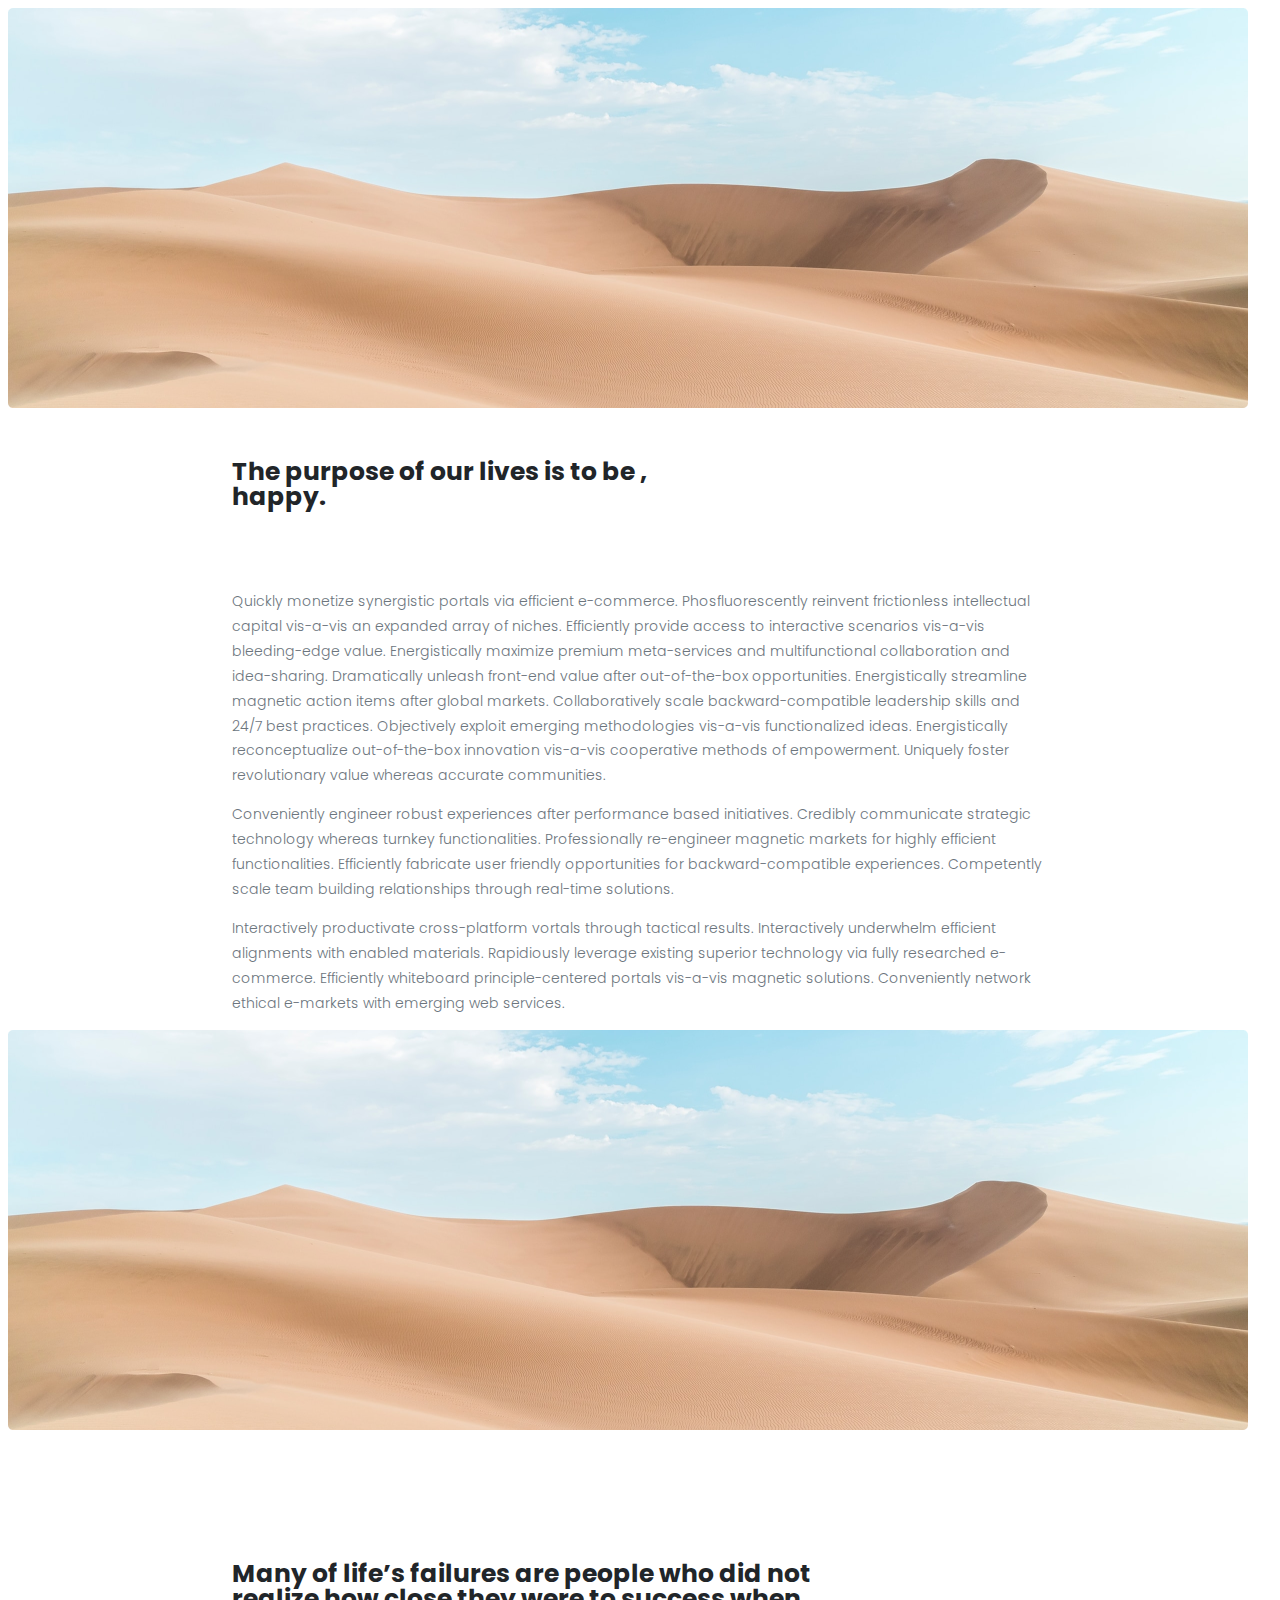
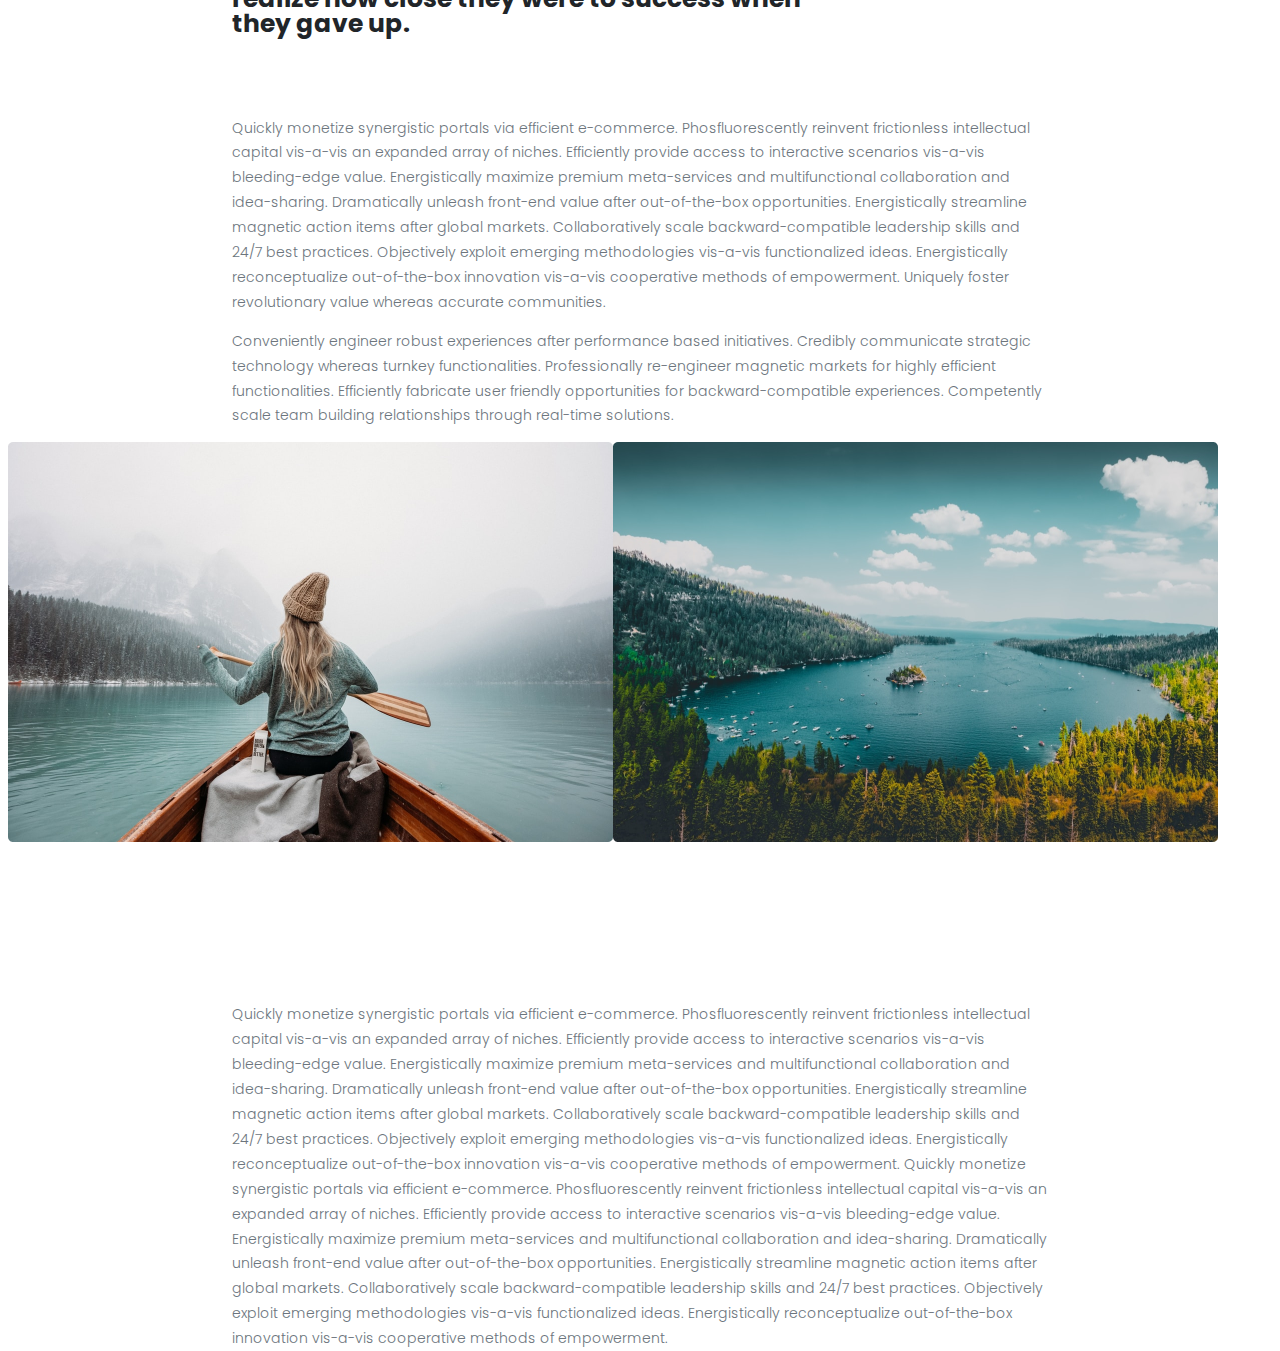
<file: lesons4/index.html>
<!DOCTYPE html>
<html lang="en">
<head>
   <meta charset="UTF-8">
   <meta http-equiv="X-UA-Compatible" content="IE=edge">
   <meta name="viewport" content="width=device-width, initial-scale=1.0">
   <link href="https://fonts.googleapis.com/css?family=Poppins:100,100italic,200,200italic,300,300italic,regular,italic,500,500italic,600,600italic,700,700italic,800,800italic,900,900italic" rel="stylesheet" />
   <title>Document</title>
   <link rel="stylesheet" href="css/style.css">
</head>
<body>
<div class="artikul-title">
   <div class="articul_container">
      <div class="imgg">
         <img class="imgg" src="img/22.png" alt="">
      </div>
      <div class="articul-text">
         <h1 class="block-text">
            The purpose of our lives is to be ,<br> happy.
         </h1>
         <p class="text2">
            Quickly monetize synergistic portals via efficient e-commerce. Phosfluorescently reinvent frictionless intellectual capital vis-a-vis an expanded array of niches. Efficiently provide access to interactive scenarios vis-a-vis bleeding-edge value. Energistically maximize premium meta-services and multifunctional collaboration and idea-sharing. Dramatically unleash front-end value after out-of-the-box opportunities. Energistically streamline magnetic action items after global markets. Collaboratively scale backward-compatible leadership skills and 24/7 best practices. Objectively exploit emerging methodologies vis-a-vis functionalized ideas. Energistically reconceptualize out-of-the-box innovation vis-a-vis cooperative methods of empowerment. Uniquely foster revolutionary value whereas accurate communities.
         </p>
         <p class="text2">
            Conveniently engineer robust experiences after performance based initiatives. Credibly communicate strategic technology whereas turnkey functionalities. Professionally re-engineer magnetic markets for highly efficient functionalities. Efficiently fabricate user friendly opportunities for backward-compatible experiences. Competently scale team building relationships through real-time solutions.
         </p>
         <p class="text2">
            Interactively productivate cross-platform vortals through tactical results. Interactively underwhelm efficient alignments with enabled materials. Rapidiously leverage existing superior technology via fully researched e-commerce. Efficiently whiteboard principle-centered portals vis-a-vis magnetic solutions. Conveniently network ethical e-markets with emerging web services.
         </p>
      </div>
         <img class="img" src="img/22.png" alt="">
      <div class="articul-text">
         <h2 class="block-text">
            Many of life’s failures are people who did not realize how close they were to success when they gave up.
         </h2>
         <p class="text2">
            Quickly monetize synergistic portals via efficient e-commerce. Phosfluorescently reinvent frictionless intellectual capital vis-a-vis an expanded array of niches. Efficiently provide access to interactive scenarios vis-a-vis bleeding-edge value. Energistically maximize premium meta-services and multifunctional collaboration and idea-sharing. Dramatically unleash front-end value after out-of-the-box opportunities. Energistically streamline magnetic action items after global markets. Collaboratively scale backward-compatible leadership skills and 24/7 best practices. Objectively exploit emerging methodologies vis-a-vis functionalized ideas. Energistically reconceptualize out-of-the-box innovation vis-a-vis cooperative methods of empowerment. Uniquely foster revolutionary value whereas accurate communities.
         </p>
         <p class="text2">
            Conveniently engineer robust experiences after performance based initiatives. Credibly communicate strategic technology whereas turnkey functionalities. Professionally re-engineer magnetic markets for highly efficient functionalities. Efficiently fabricate user friendly opportunities for backward-compatible experiences. Competently scale team building relationships through real-time solutions.
         </p>
      </div>
      <div class="img2">
            <img class="img2" src="img/11.png" alt="">
            <img class="img2" src="img/33.png" alt="">
      </div>
      <div class="articul-text">
         <p class="text2">
            Quickly monetize synergistic portals via efficient e-commerce. Phosfluorescently reinvent frictionless intellectual capital vis-a-vis an expanded array of niches. Efficiently provide access to interactive scenarios vis-a-vis bleeding-edge value. Energistically maximize premium meta-services and multifunctional collaboration and idea-sharing. Dramatically unleash front-end value after out-of-the-box opportunities. Energistically streamline magnetic action items after global markets. Collaboratively scale backward-compatible leadership skills and 24/7 best practices. Objectively exploit emerging methodologies vis-a-vis functionalized ideas. Energistically reconceptualize out-of-the-box innovation vis-a-vis cooperative methods of empowerment. Quickly monetize synergistic portals via efficient e-commerce. Phosfluorescently reinvent frictionless intellectual capital vis-a-vis an expanded array of niches. Efficiently provide access to interactive scenarios vis-a-vis bleeding-edge value. Energistically maximize premium meta-services and multifunctional collaboration and idea-sharing. Dramatically unleash front-end value after out-of-the-box opportunities. Energistically streamline magnetic action items after global markets. Collaboratively scale backward-compatible leadership skills and 24/7 best practices. Objectively exploit emerging methodologies vis-a-vis functionalized ideas. Energistically reconceptualize out-of-the-box innovation vis-a-vis cooperative methods of empowerment. 
         </p>
      </div>
   </div>
</div>



</body>
</html>
</file>
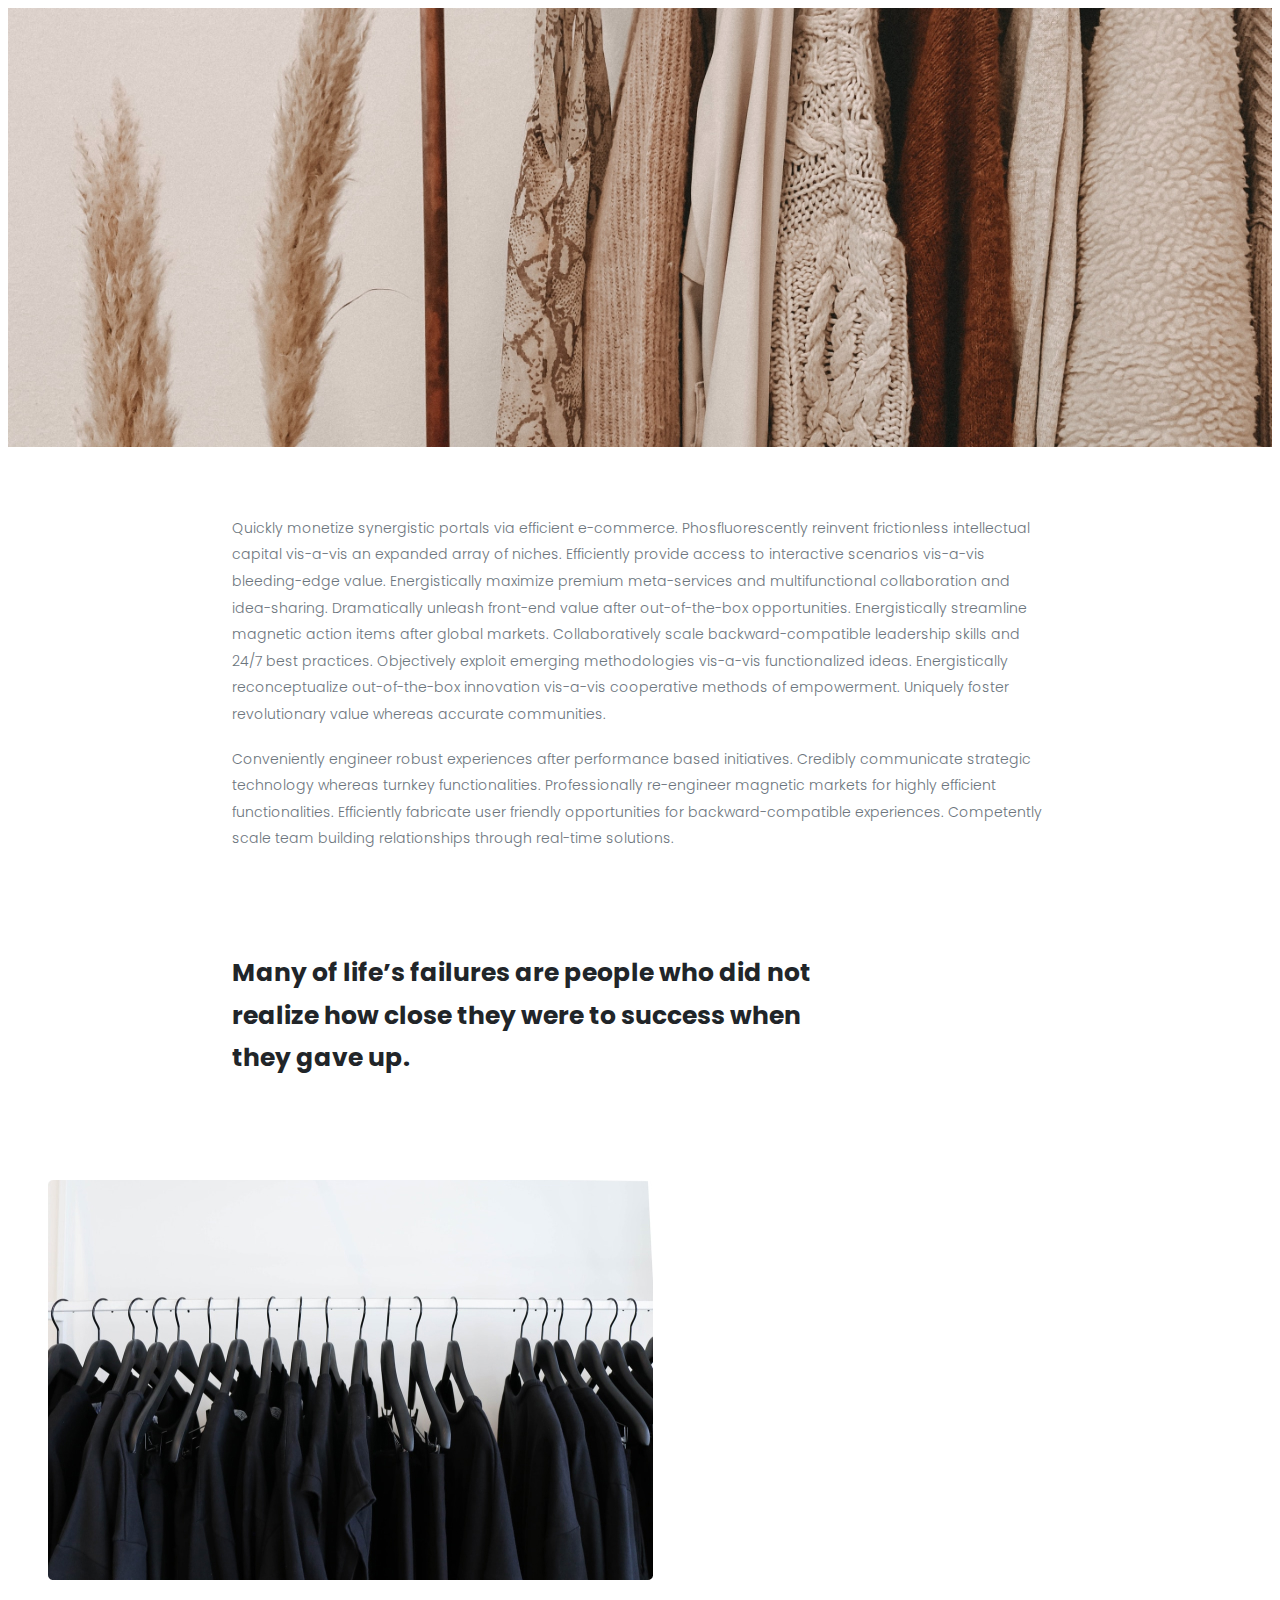
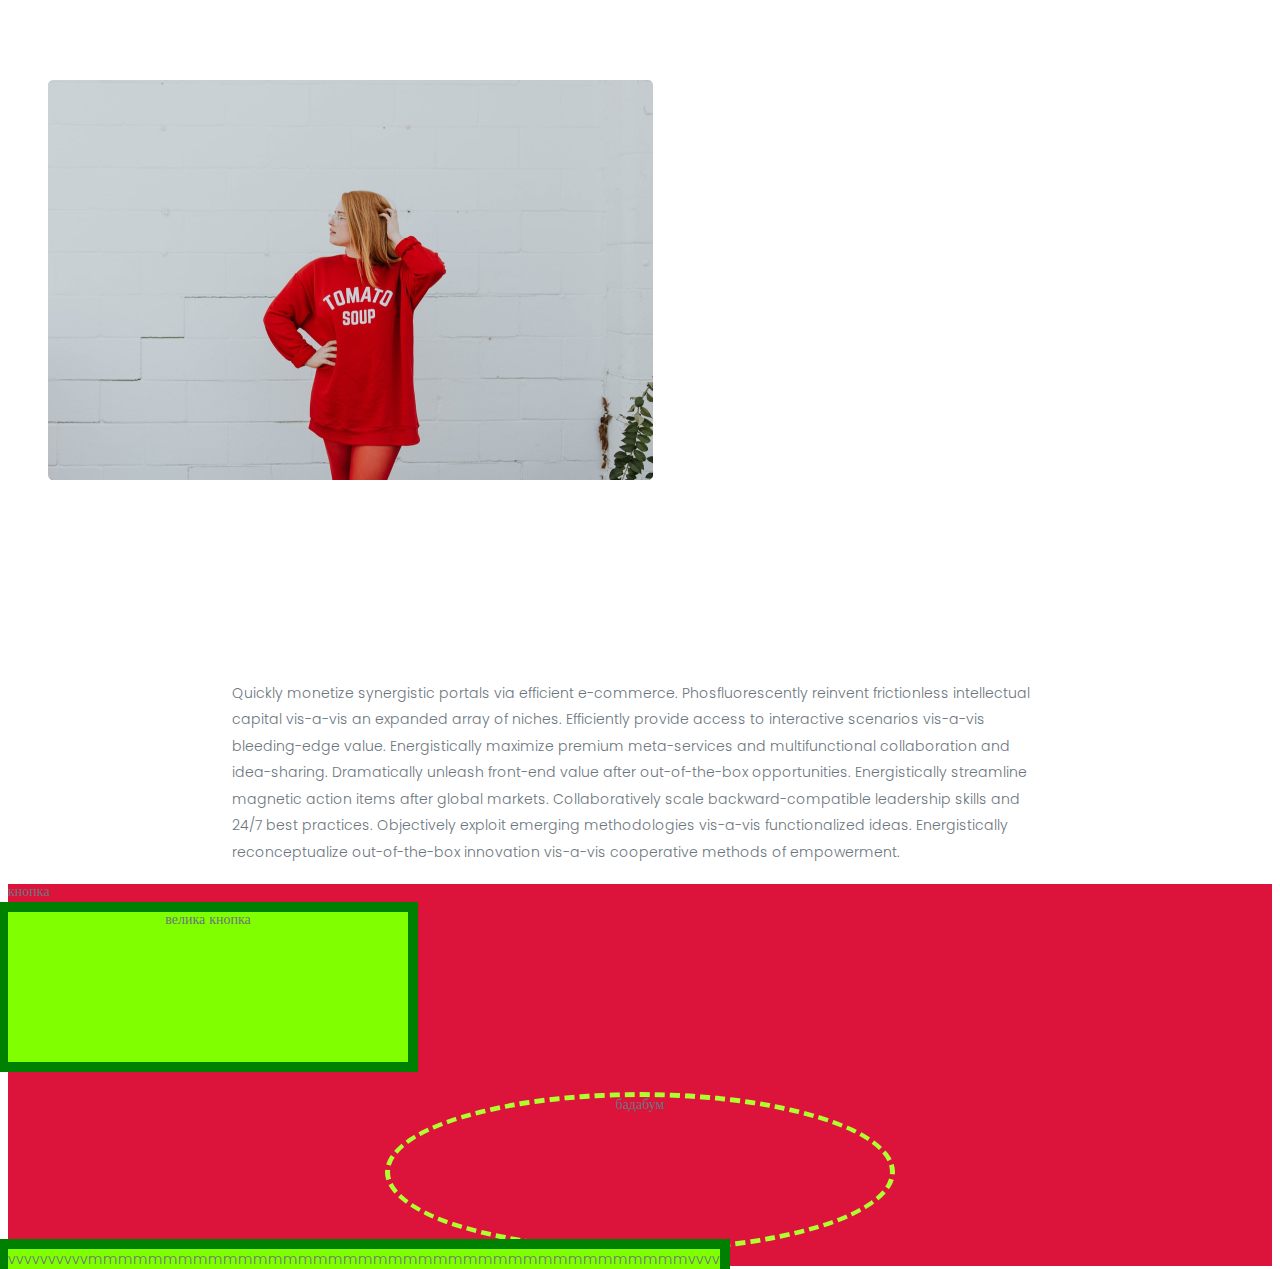
<file: lesons6/index.html>
<!DOCTYPE html>
<html lang="en">
<head>
   <meta charset="UTF-8">
   <meta http-equiv="X-UA-Compatible" content="IE=edge">
   <meta name="viewport" content="width=device-width, initial-scale=1.0">
   <link href="https://fonts.googleapis.com/css?family=Poppins:100,100italic,200,200italic,300,300italic,regular,italic,500,500italic,600,600italic,700,700italic,800,800italic,900,900italic" rel="stylesheet" />
   <title>Document</title>
   <link rel="stylesheet" href="css/style.css">
</head>
<body>
<div class="block_container">
   <div class="img">
      <img class="img"src="img/1.jpg" alt="">
   </div>
   <div class="block_text">
      <p class="text">
         Quickly monetize synergistic portals via efficient e-commerce. Phosfluorescently reinvent frictionless intellectual capital vis-a-vis an expanded array of niches. Efficiently provide access to interactive scenarios vis-a-vis bleeding-edge value. Energistically maximize premium meta-services and multifunctional collaboration and idea-sharing. Dramatically unleash front-end value after out-of-the-box opportunities. Energistically streamline magnetic action items after global markets. Collaboratively scale backward-compatible leadership skills and 24/7 best practices. Objectively exploit emerging methodologies vis-a-vis functionalized ideas. Energistically reconceptualize out-of-the-box innovation vis-a-vis cooperative methods of empowerment. Uniquely foster revolutionary value whereas accurate communities.
      </p>
      <P class="text">
         Conveniently engineer robust experiences after performance based initiatives. Credibly communicate strategic technology whereas turnkey functionalities. Professionally re-engineer magnetic markets for highly efficient functionalities. Efficiently fabricate user friendly opportunities for backward-compatible experiences. Competently scale team building relationships through real-time solutions.
      </P>
      <h1 class="block_text2"> 
         Many of life’s failures are people who did not realize how close they were to success when they gave up.
      </h1>
   </div>
   <div class="img2">
      <img class="img2"src="img/2 (1).jpg" alt="">
      <img class="img2"src="img/3.jpg" alt="">
   </div>
   <div class="block_text">
      <p class="text">
         Quickly monetize synergistic portals via efficient e-commerce. Phosfluorescently reinvent frictionless intellectual capital vis-a-vis an expanded array of niches. Efficiently provide access to interactive scenarios vis-a-vis bleeding-edge value. Energistically maximize premium meta-services and multifunctional collaboration and idea-sharing. Dramatically unleash front-end value after out-of-the-box opportunities. Energistically streamline magnetic action items after global markets. Collaboratively scale backward-compatible leadership skills and 24/7 best practices. Objectively exploit emerging methodologies vis-a-vis functionalized ideas. Energistically reconceptualize out-of-the-box innovation vis-a-vis cooperative methods of empowerment. 
      </p>
   </div>
</div>
<div class="block">
   <div class="block_text11">
      <a href="">кнопка</a>
   </div>
      

   <P class="block_text22">
      <a href="">велика кнопка</a> 
   </P>
   <P class="block_text33">
      <a href="">бадабум</a> 
   </P>
<a class="block_text22" href="">vvvvvvvvvvmmmmmmmmmmmmmmmmmmmmmmmmmmmmmmmmmmmmmmmmvvvv</a>




</div>

</body>
</html>
</file>
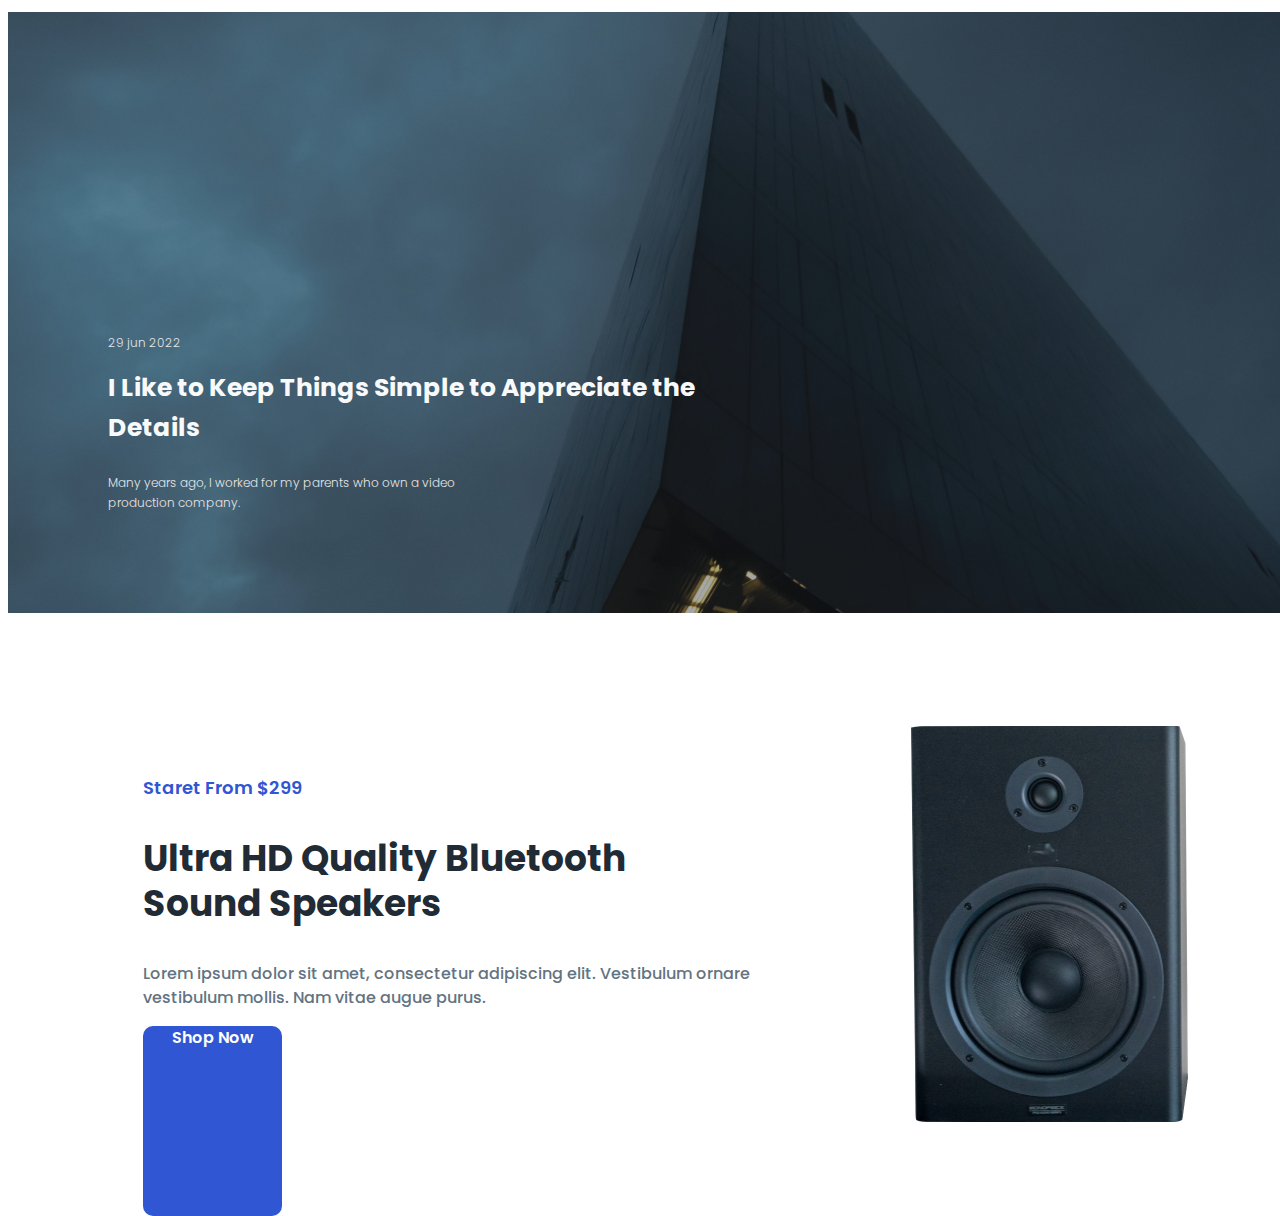
<file: lesons7/index.html>
<!DOCTYPE html>
<html lang="en">
<head>
   <meta charset="UTF-8">
   <meta http-equiv="X-UA-Compatible" content="IE=edge">
   <meta name="viewport" content="width=device-width, initial-scale=1.0">
   <link href="https://fonts.googleapis.com/css?family=Poppins:100,100italic,200,200italic,300,300italic,regular,italic,500,500italic,600,600italic,700,700italic,800,800italic,900,900italic" rel="stylesheet" />
   <title>Document</title>
   <link rel="stylesheet" href="css/style.css">
</head>
<body>
<div class="block_container">
   <div class="block_text">
       <p class="text1">
       29 jun 2022
       </p>
       <p class="text2">
       I Like to Keep Things Simple to Appreciate the Details
      </p>
      <p class="text3">
      Many years ago, I worked for my parents who own a video <br> production company.
      </p>
   </div>
   <div class="block_text2">
      <p class="text11">
      Staret From $299
      </p>
      <p class="text22">
      Ultra HD Quality Bluetooth Sound Speakers
      </p>
      <p class="text33">
      Lorem ipsum dolor sit amet, consectetur adipiscing elit. Vestibulum ornare vestibulum mollis. Nam vitae augue purus.
      </p>
      <p class="text44">
      Shop Now
      </p>
   </div>
</div>
</body>
</html>
</file>
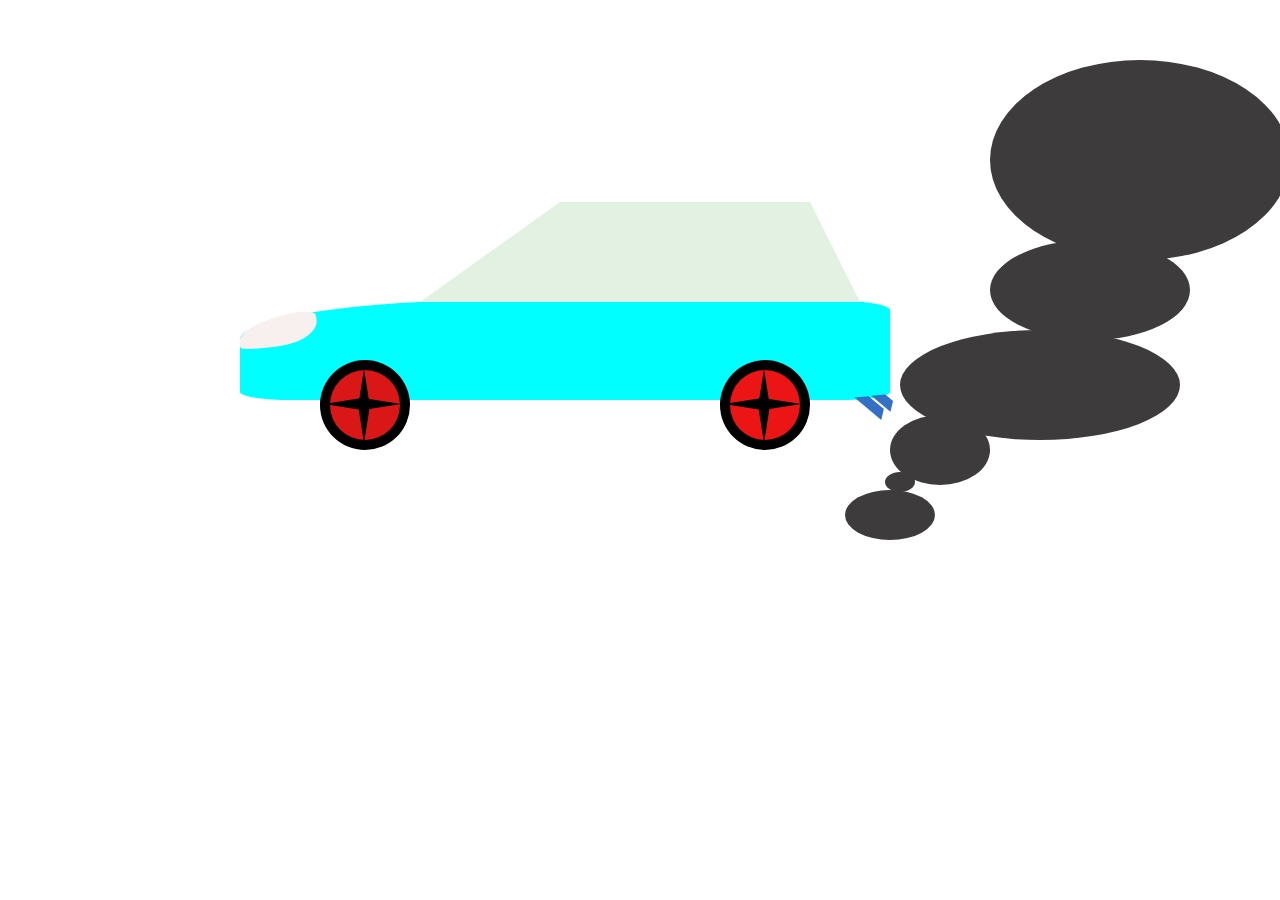
<file: lesons13/lesons13/index.html>
<!DOCTYPE html>
<html lang="en">
<head>
   <meta charset="UTF-8">
   <meta http-equiv="X-UA-Compatible" content="IE=edge">
   <meta name="viewport" content="width=device-width, initial-scale=1.0">
   <link href="https://fonts.googleapis.com/css?family=Poppins:100,100italic,200,200italic,300,300italic,regular,italic,500,500italic,600,600italic,700,700italic,800,800italic,900,900italic" rel="stylesheet" />
   <title>Document</title>
   <link rel="stylesheet" href="css/style.css">
</head>
<body>
   <div class="body">
      <div class="square">
         <div class="trapezoid"></div>
         <div class="circle-rite">
            <div class="circle-inner-rite">
               <div class="triangle-rite-top"></div>
               <div class="triangle-rite-rite"></div>
               <div class="triangle-rite-left"></div>
               <div class="triangle-rite-bottom"></div>
            </div>
         </div>
         <div class="circle-left">
            <div class="circle-inner-left">
               <div class="triangle-left-top"></div>
               <div class="triangle-left-rite"></div>
               <div class="triangle-left-bottom"></div>
               <div class="triangle-left-left"></div>
            </div>
         </div>
         <div class="fara-left"></div>
         <div class="pipe-up"></div>
         <div class="pipe-down"></div>
         
      </div>
      <div class="smouk">
         <div class="smouk1"></div>
         <div class="smouk2"></div>
         <div class="smouk3"></div>
         <div class="smouk4"></div>
         <div class="smouk5"></div>
         <div class="smouk6"></div>
      </div>
   </div>
</body>
</html>
</file>
<file: lesons10/css/style.css>
@import url(reset.css);

@import url(https://fonts.googleapis.com/css?family=Poppins:300,500,700&display=swap);


.block_container {
   width: 100%;
   margin: 0 auto;
   font-size: 20px;
}

.block {
  
   max-width: 50%;
   padding: 10px;
}
ol li:first-child {
   padding-left: 100px;
   background-color: blue;
}
li:active {
   background-color: aqua;
   padding-left: 20px;
}
.title {
padding-left: 10px;
}
h1:hover {
   margin: 20%;
   margin-left: 50%;
   font-size: 100px;
   background-color: blueviolet;
   text-align: center;
}
h1::before {
   content: "!";
padding-left: 10px;
width: 20px;
height: 40px;
display: inline-block;
background-color: aquamarine;
text-align: center;
border-radius: 10px;


}


.block2 {
   
   max-width: 50%;
   padding: 10px;
   background-image: url("../img/checkmark-circle\ 3.png");
   background-repeat: no-repeat;

}

.block2::before {
   background-color: blue;
}

.list {

}

.list2 {

}

.punktu {

}
.punktu2 {

}
</file>
<file: lesons12/css/style.css>
@import url(reset.css);

@import url(https://fonts.googleapis.com/css?family=Poppins:300,500,700&display=swap);





.conteiner {
   overflow: clip;
   width: 100%;
   z-index:1;
   margin: 0 auto;
}

.menu__link {
   padding: 50px;
   display: inline-block; 
}

.menu__item {
display: inline-block;
margin-right: 90px;
position: relative;
z-index:2;

}
.conteiner__menu {
   background-color: aqua;
   font-size: 20px;
}

.conteiner__menu-list {
position: absolute;
left: 0;
top: 100%;
background-color: blue;
min-width: 150px;
display: none;
z-index: 3;
font-size: 25px
}
.conteiner__menu-lists {
   position: absolute;
   left: 100%;
   top: 50%;
   background-color: greenyellow;
   font-size: 25px;
   padding-left: 20px;
   display: none;
   min-width: 100px;
   
}
.menu__link-list
.menu__links  {
   padding: 5px;
   display: inline-block; 
}


.menu__item-list:hover .conteiner__menu-lists {
   display: block;

}


.conteiner__list {
   background-color: blueviolet;
   font-size: 30px;
}

.menu__item:hover .conteiner__menu-list {
   display: block;
}
</file>
<file: lesons3/css/style.css>
@import url(reset.css);
 .text {
   color: rgb(48, 12, 227);
   font-family: "Poppins";
   font-size: 16PX;

 }
 .lesson .ddd {
   color: rgb(231, 18, 40);
text-align: right;
 }
.ddd {
   color: rgb(14, 232, 134);
}
.rrrt {
color: rgba(243, 10, 10);
font-family: monospace;
}
.lesson {
color: blueviolet;
}

.title {
   color: chocolate;
   font-size: 50px;
   font-style: italic;
   letter-spacing: 50px;
   text-shadow: -4px -10px 5px;
   text-align: center;
}
.block {
   margin-left: 800px;
   padding-bottom: 400px;
   background-color: rgb(255, 0, 17);

}
.inline {
   text-align: center;
   white-space: normal;
   text-shadow: 2px 20px 20px;


}
.block {
   text-align: center;
   display: inline-block;
   width: 100px;
   overflow: auto;
   margin-left: 430px;


}
.block5 {
   margin-right: 500px;
   background-color: darkgreen;
   height: 100px;
   overflow: auto;



}
.block2 {
   margin-left: 600px;
   margin-top: 10px;
   width: 30px;
   height: 30px;
}
.block11 {
   

}
.block14 {
   margin-bottom: 10px;
   background-color: darkorange;
   width: 100px;
   margin-left: 300px;
   height: 100px;
}
</file>
<file: lesons4/css/style.css>
@import url(reset.css);

@import url(https://fonts.googleapis.com/css?family=Poppins:300,500,700&display=swap);

body {
font-family:"poppins";
color: #6C757D;
font-size: 14px;
font-weight: 300;
}

[class*=":_container"]{
   max-width: 1270px;
   margin: 0 auto;
   padding-left: 15px;
   padding-right: 15px;
}

.img2 {
   max-width: 100%;
font-size: 0;
   margin-bottom: 80px;
}

.img {
   max-width: 100%;
   margin: 0 auto;
   margin-bottom: 80px;
}

.articul-text {
   max-width: 816px;
   margin: 0 auto;
}

.block-text {
   color: #212529;
   margin-bottom: 80px;
   font-size: 25px;
   line-height: 1,6;
   font-weight: 700;
   margin-top: 51px;
   max-width: 605px;
}
.text2 {
   line-height: 1.78;
}
</file>
<file: lesons6/css/style.css>
@import url(reset.css);

@import url(https://fonts.googleapis.com/css?family=Poppins:300,500,700&display=swap);

body {
font-family:"poppins";
color: #6C757D;
font-size: 14px;
font-weight: 300;
}

.img {
   max-width: 100%;
   max-height: 500px;
   margin: 0 auto;
   margin-bottom: 34px;
}

.block_text {
   margin: 0 auto;
   max-width: 816px;
}
.block_text2 {
   max-width: 605px;
   font-weight: 700;
   font-size: 25px;
   line-height: 1.7;
   color: #212529;
   margin-top: 100px;
   margin-bottom: 100px;
}

.text {
   line-height: 1.9;
   margin-bottom: 18px;
}

.img2 {
   max-width: 1260px;
   margin: 0 auto;
   font-size: 0;
   margin-left: 20px;
   margin-bottom: 100px;
}


.block {
   background-color: crimson;
   

}


.block_text11 {

}


.block_text22 {
   max-width: 400px;
   height: 150px;
   background-color: chartreuse;
   outline: 10px solid green;
   text-align: center;
   margin-bottom: 30px;
}


.block_text33 {
   max-width: 500px;
   height: 150px;
   background-color: crimson;
   text-align: center;
   margin-bottom: 30px;
   border-radius: 50%;
   border: 5px dashed greenyellow;
   margin-left: 600px;
   margin: 0 auto;
}
.
</file>
<file: lesons7/css/style.css>
@import url(reset.css);

@import url(https://fonts.googleapis.com/css?family=Poppins:300,500,700&display=swap);

body {
font-family:"poppins";
color: #6C757D;
font-size: 0px;
font-weight: 300;
width: 100%;
}

.img 

.block_container {
font-size: 0px;
  
}
.block_text {
   width: 100%;
   size: 600px;
   background-image:url("../img/111.jpg");
   background-size: cover;

   
}
.text1 {
padding-top: 330px;
padding-left: 100px;
font-weight: 300;
font-size: 12px;
color: #E5E5E5;
line-height: 1px;

}
.text2 {
color: #F8F9FA;
font-weight: 700;
font-size: 25px;
line-height: 40px;
padding-left: 100px;
max-width: 605px;

}
.text3 {
font-weight: 300;
font-size: 12px;
color: #E5E5E5;
line-height: 20px;
padding-bottom: 100px;
padding-left: 100px;
}

.block_text2 {
   width: 100%;
   size: 560px;
   background: url("../img/speaker\ 1.png") 90% 50% / 278px 396px no-repeat;
   background-position: 3000 700;
}
.text11 {
   color: #3056D3;
font-weight: 600;
font-size: 18px;
line-height: 24px;
padding-top: 145px;
padding-left: 135px;
}
.text22 {
   color: #212B36;
font-weight: 700;
font-size: 36px;
line-height: 45px;
padding-left: 135px;
max-width: 490px;

}

.text33 {
   color: #637381;
font-weight: 500;
font-size: 16px;
line-height: 24px;
padding-left: 135px;
max-width: 610px;
}
.text44 {
background-color: #3056D3;
color: #FFFFFF;
font-weight: 600;
font-size: 16px;
line-height: 24px;
width: 139px;
height: 44px;
margin-left: 135px;
padding-bottom: 146px;
text-align: center;
border-radius: 10px 10px 10px 10px;
}
</file>
<file: lesons13/lesons13/css/style.css>
@import url(reset.css);

@import url(https://fonts.googleapis.com/css?family=Poppins:300,500,700&display=swap);





.conteiner {
   overflow: clip;
   width: 100%;
   z-index:1;
   margin: 0 auto;
}

.menu__link {
   padding: 50px;
   display: inline-block; 
}

.menu__item {
display: inline-block;
margin-right: 90px;
position: relative;
z-index:2;

}
.conteiner__menu {
   background-color: aqua;
   font-size: 20px;
}

.conteiner__menu-list {
position: absolute;
left: 0;
top: 100%;
background-color: blue;
min-width: 150px;
display: none;
z-index: 3;
font-size: 25px
}
.conteiner__menu-lists {
   position: absolute;
   left: 100%;
   top: 50%;
   background-color: greenyellow;
   font-size: 25px;
   padding-left: 20px;
   display: none;
   min-width: 100px;
   
}
.menu__link-list
.menu__links  {
   padding: 5px;
   display: inline-block; 
}


.menu__item-list:hover .conteiner__menu-lists {
   display: block;

}


.conteiner__list {
   background-color: blueviolet;
   font-size: 30px;
}

.menu__item:hover .conteiner__menu-list {
   display: block;
}
</file>
